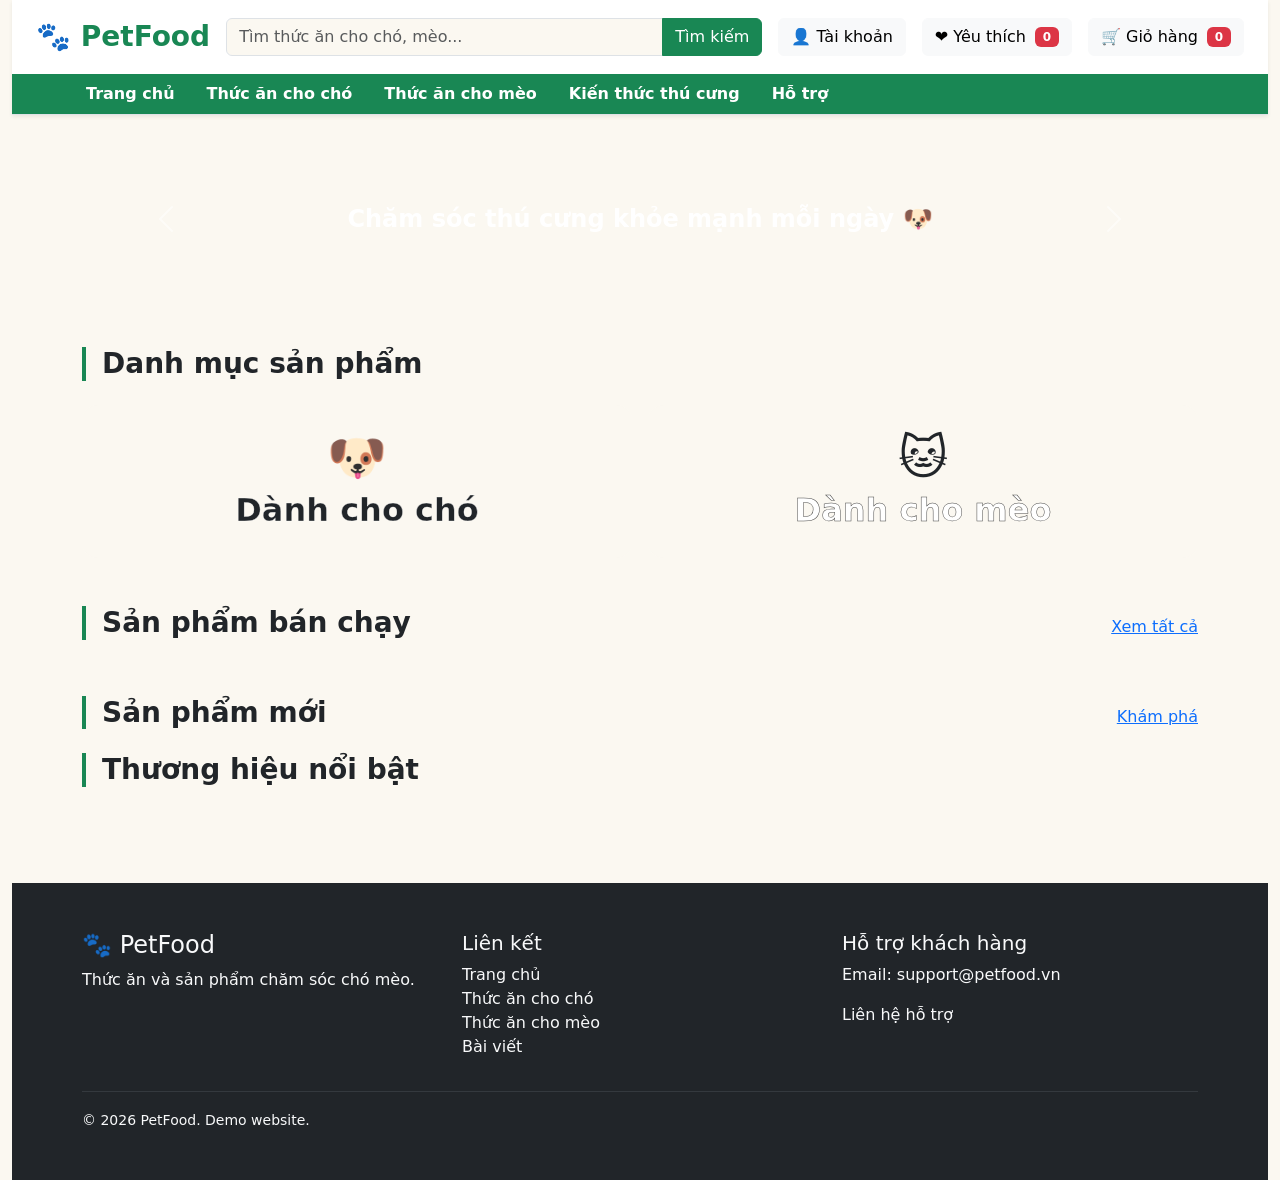
<file: index.html>
<!DOCTYPE html>
<html lang="vi">
<head>
    <meta charset="UTF-8">
    <meta http-equiv="refresh" content="0; url=html/index.html">
    <title>PetFood</title>
</head>
<body>
    <p>Đang chuyển đến PetFood...</p>
    <a href="html/index.html">Nếu không tự chuyển, nhấn vào đây</a>
</body>
</html>
</file>
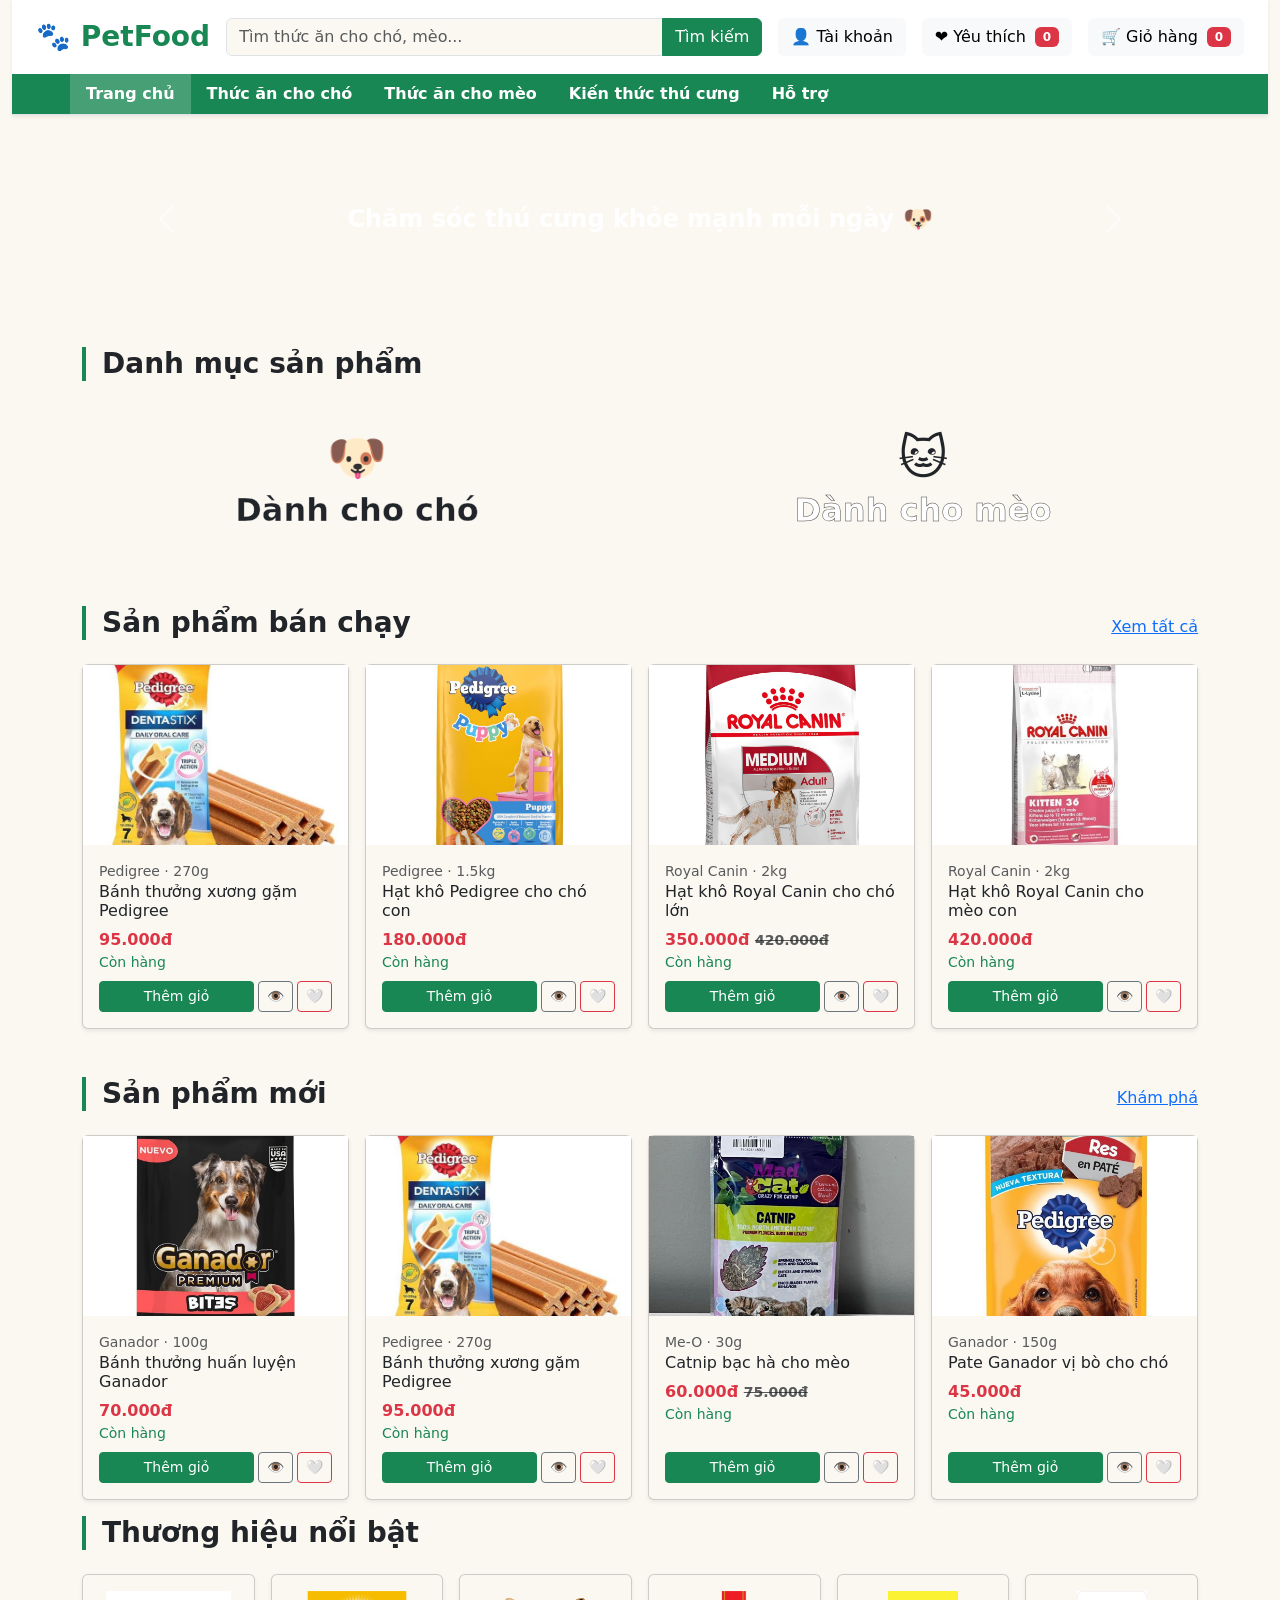
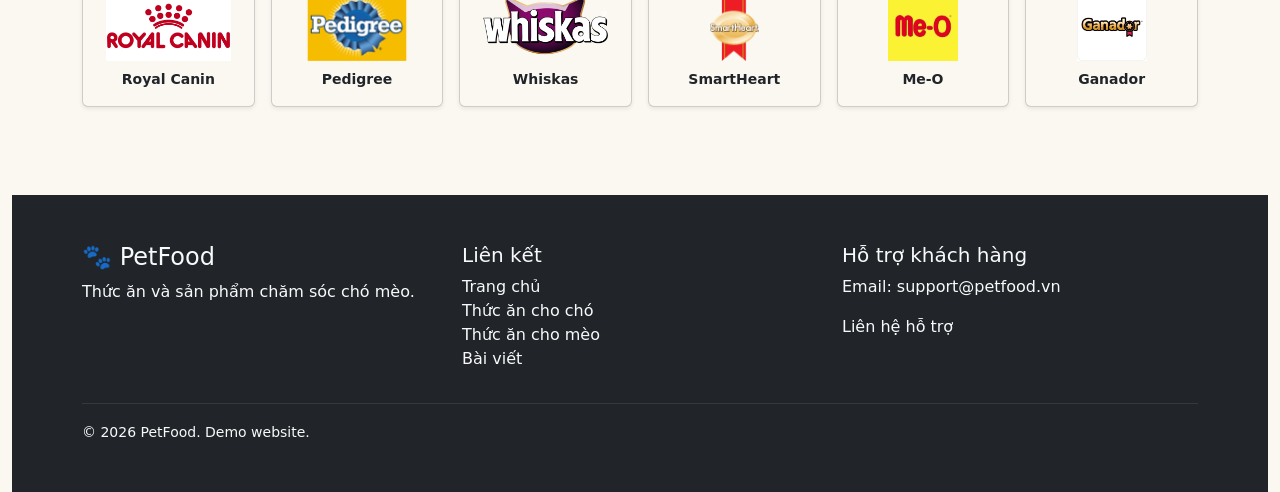
<file: html/index.html>
<!doctype html>
<html lang="vi">
  <head>
    <meta charset="UTF-8" />
    <meta name="viewport" content="width=device-width, initial-scale=1" />
    <meta
      name="Nhom_Khoa_Thu_DHHTTT20A_KSTN"
      content="Web introducing and selling dog and cat online"
    />
    <title>PetFood - Trang chủ</title>
    <link href="../css/bootstrap.min.css" rel="stylesheet" />
    <link href="../css/style.css" rel="stylesheet" />
  </head>
  <body>
    <div class="container-fluid">
      <header id="app-header">
        <div class="bg-white border-bottom shadow-sm sticky-top">
          <div class="container-fluid px-4">
            <div
              class="d-flex align-items-center justify-content-center gap-3 flex-nowrap py-3"
            >
              <a
                href="index.html"
                class="text-decoration-none text-success fw-bold fs-3 flex-shrink-0"
              >
                <span>🐾</span> PetFood
              </a>

              <form id="bieuMauTimKiem" class="input-group flex-grow-1">
                <input
                  id="oTimKiem"
                  class="form-control"
                  placeholder="Tìm thức ăn cho chó, mèo..."
                />
                <button class="btn btn-success" type="submit">Tìm kiếm</button>
              </form>

              <a
                id="nutTaiKhoan"
                href="tai-khoan.html"
                class="btn btn-light flex-shrink-0"
              >
                <span id="tenTaiKhoan">👤 Tài khoản</span>
              </a>

              <a
                class="btn btn-light position-relative flex-shrink-0"
                href="yeu-thich.html"
              >
                ❤️<span class="d-none d-lg-inline"> Yêu thích</span>
                <span id="soLuongYeuThich" class="badge bg-danger ms-1">0</span>
              </a>

              <a
                class="btn btn-light position-relative flex-shrink-0"
                href="gio-hang.html"
              >
                🛒<span class="d-none d-lg-inline"> Giỏ hàng</span>
                <span id="soLuongGioHang" class="badge bg-danger ms-1">0</span>
              </a>
            </div>
          </div>

          <nav
            class="navbar navbar-expand bg-success py-0"
            data-bs-theme="dark"
          >
            <div
              class="container main-nav navbar-nav justify-content-start flex-wrap"
            >
              <a
                class="nav-link text-white fw-semibold px-2 px-lg-3 py-2"
                href="index.html"
                >Trang chủ</a
              >
              <a
                class="nav-link text-white fw-semibold px-2 px-lg-3 py-2"
                href="san-pham.html?type=dog"
                >Thức ăn cho chó</a
              >
              <a
                class="nav-link text-white fw-semibold px-2 px-lg-3 py-2"
                href="san-pham.html?type=cat"
                >Thức ăn cho mèo</a
              >
              <a
                class="nav-link text-white fw-semibold px-2 px-lg-3 py-2"
                href="bai-viet.html"
                >Kiến thức thú cưng</a
              >
              <a
                class="nav-link text-white fw-semibold px-2 px-lg-3 py-2"
                href="ho-tro.html"
                >Hỗ trợ</a
              >
            </div>
          </nav>
        </div>
      </header>

      <main>
        <section id="page-home">
          <div class="container py-4">
            <div
              id="bangTruotTrangChu"
              class="carousel slide mb-5"
              data-bs-ride="carousel"
            >
              <div class="carousel-inner rounded-4">
                <div
                  class="carousel-item active"
                  style="
                    background-image:
                      linear-gradient(to bottom, rgba(57, 34, 86, 0.392)),
                      url(../images/csthucung.jpg);
                    background-size: cover;
                    background-position: center bottom;
                  "
                >
                  <div
                    style="min-height: 160px"
                    class="d-flex align-items-center justify-content-center text-center text-white fs-4 fw-bold px-5 py-5"
                  >
                    Chăm sóc thú cưng khỏe mạnh mỗi ngày 🐶
                  </div>
                </div>
                <div
                  class="carousel-item"
                  style="
                    background-image:
                      linear-gradient(to bottom, rgba(34, 86, 34, 0.392)),
                      url(../images/carosel_dinhduong.png);
                    background-size: cover;
                    background-position: center, 40%;
                  "
                >
                  <div
                    style="min-height: 160px"
                    class="d-flex align-items-center justify-content-center text-center text-white fs-4 fw-bold px-5 py-5"
                  >
                    Dinh dưỡng tốt – Bé vui khỏe 🐱
                  </div>
                </div>
                <div
                  class="carousel-item"
                  style="
                    background-image:
                      linear-gradient(to bottom, rgba(34, 44, 86, 0.392)),
                      url(../images/carosel_uudai.png);
                    background-size: cover;
                    background-position: center;
                  "
                >
                  <div
                    style="min-height: 160px"
                    class="d-flex align-items-center justify-content-center text-center text-white fs-4 fw-bold px-5 py-5"
                  >
                    Ưu đãi hấp dẫn cho người bạn bốn chân
                  </div>
                </div>
              </div>
              <button
                class="carousel-control-prev bg-transparent border-0"
                type="button"
                data-bs-target="#bangTruotTrangChu"
                data-bs-slide="prev"
              >
                <span class="carousel-control-prev-icon"></span>
              </button>

              <button
                class="carousel-control-next bg-transparent border-0"
                type="button"
                data-bs-target="#bangTruotTrangChu"
                data-bs-slide="next"
              >
                <span class="carousel-control-next-icon"></span>
              </button>
            </div>

            <h2
              class="fs-3 fw-bold border-start border-4 border-success ps-3 mb-4"
            >
              Danh mục sản phẩm
            </h2>
            <div class="row g-3 mb-5">
              <div class="col-6">
                <a
                  class="card border-0 text-center py-4 h-100 d-block text-decoration-none text-reset rounded-4 overflow-hidden"
                  href="san-pham.html?type=dog"
                  style="
                    background-image:
                      linear-gradient(to bottom, rgba(252, 250, 250, 0.266)),
                      url(&quot;../images/dmcho.png&quot;);
                    background-size: cover;
                    background-position: center;
                  "
                >
                  <div class="display-5">🐶</div>
                  <div
                    class="fs-2 fw-bold text-body"
                    style="
                      -webkit-text-stroke: 0.5px rgba(255, 255, 255, 0.733);
                    "
                  >
                    Dành cho chó
                  </div>
                </a>
              </div>
              <div class="col-6">
                <a
                  class="card border-0 text-center py-4 h-100 d-block text-decoration-none text-reset rounded-4 overflow-hidden"
                  href="san-pham.html?type=cat"
                  style="
                    background-image:
                      linear-gradient(to bottom, rgba(252, 250, 250, 0.266)),
                      url(&quot;../images/dmmeo.jpg&quot;);
                    background-size: cover;
                    background-position: center;
                  "
                >
                  <div class="display-5">🐱</div>
                  <div
                    class="fs-2 fw-bold text-white"
                    style="-webkit-text-stroke: 0.5px rgba(8, 8, 8, 0.733)"
                  >
                    Dành cho mèo
                  </div>
                </a>
              </div>
            </div>

            <div class="d-flex justify-content-between align-items-center mb-3">
              <h2
                class="fs-3 fw-bold border-start border-4 border-success ps-3"
              >
                Sản phẩm bán chạy
              </h2>
              <a href="san-pham.html?type=dog">Xem tất cả</a>
            </div>
            <div id="trangChuBanChay" class="row g-3 mb-5"></div>

            <div class="d-flex justify-content-between align-items-center mb-3">
              <h2
                class="fs-3 fw-bold border-start border-4 border-success ps-3"
              >
                Sản phẩm mới
              </h2>
              <a href="san-pham.html?type=cat">Khám phá</a>
            </div>
            <div id="trangChuMoi" class="row g-3"></div>
            <h2
              class="fs-3 fw-bold border-start border-4 border-success ps-3 mb-4 mt-3"
            >
              Thương hiệu nổi bật
            </h2>
            <div id="thuongHieuNoiBat" class="row g-3 mb-3"></div>
          </div>
        </section>
      </main>
      <footer id="app-footer">
        <div class="bg-dark text-light mt-5 py-5">
          <div class="container">
            <div class="row g-4">
              <div class="col-md-4">
                <h4>🐾 PetFood</h4>
                <p>Thức ăn và sản phẩm chăm sóc chó mèo.</p>
              </div>
              <div class="col-md-4">
                <h5>Liên kết</h5>
                <ul class="list-unstyled">
                  <li>
                    <a
                      class="link-light link-underline-opacity-0 link-underline-opacity-100-hover"
                      href="index.html"
                      >Trang chủ</a
                    >
                  </li>
                  <li>
                    <a
                      class="link-light link-underline-opacity-0 link-underline-opacity-100-hover"
                      href="san-pham.html?type=dog"
                      >Thức ăn cho chó</a
                    >
                  </li>
                  <li>
                    <a
                      class="link-light link-underline-opacity-0 link-underline-opacity-100-hover"
                      href="san-pham.html?type=cat"
                      >Thức ăn cho mèo</a
                    >
                  </li>
                  <li>
                    <a
                      class="link-light link-underline-opacity-0 link-underline-opacity-100-hover"
                      href="bai-viet.html"
                      >Bài viết</a
                    >
                  </li>
                </ul>
              </div>
              <div class="col-md-4">
                <h5>Hỗ trợ khách hàng</h5>
                <p>Email: support@petfood.vn</p>
                <a
                  class="link-light link-underline-opacity-0 link-underline-opacity-100-hover"
                  href="ho-tro.html"
                  >Liên hệ hỗ trợ</a
                >
              </div>
            </div>
            <hr class="border-secondary" />
            <small>© 2026 PetFood. Demo website.</small>
          </div>
        </div>
      </footer>

      <div id="app-modals">
        <div class="modal fade" id="modalDangNhap" tabindex="-1">
          <div class="modal-dialog modal-dialog-centered">
            <div class="modal-content">
              <div class="modal-header">
                <h5 class="modal-title">Tài khoản PetFood</h5>
                <button class="btn-close" data-bs-dismiss="modal"></button>
              </div>
              <div class="modal-body" id="thanModalDangNhap"></div>
            </div>
          </div>
        </div>
        <div class="modal fade" id="modalXemNhanh" tabindex="-1">
          <div class="modal-dialog modal-lg modal-dialog-centered">
            <div class="modal-content">
              <div class="modal-header">
                <h5 class="modal-title">Xem nhanh sản phẩm</h5>
                <button class="btn-close" data-bs-dismiss="modal"></button>
              </div>
              <div class="modal-body" id="thanXemNhanh"></div>
            </div>
          </div>
        </div>
        <div class="modal fade" id="modalXoa" tabindex="-1">
          <div class="modal-dialog modal-dialog-centered">
            <div class="modal-content">
              <div class="modal-header">
                <h5 class="modal-title">Xác nhận xóa</h5>
                <button class="btn-close" data-bs-dismiss="modal"></button>
              </div>
              <div class="modal-body" id="noiDungXoa"></div>
              <div class="modal-footer">
                <button class="btn btn-secondary" data-bs-dismiss="modal">
                  Hủy</button
                ><button id="nutXacNhanXoa" class="btn btn-danger">Xóa</button>
              </div>
            </div>
          </div>
        </div>
        <div class="modal fade" id="modalYeuThich" tabindex="-1">
          <div class="modal-dialog modal-dialog-centered">
            <div class="modal-content">
              <div class="modal-header">
                <h5 class="modal-title">Đã thêm yêu thích</h5>
                <button class="btn-close" data-bs-dismiss="modal"></button>
              </div>
              <div class="modal-body" id="anhYeuThich"></div>
              <div class="modal-footer">
                <button class="btn btn-secondary" data-bs-dismiss="modal">
                  Tiếp tục</button
                ><button id="nutXemYeuThich" class="btn btn-success">
                  Xem danh sách yêu thích
                </button>
              </div>
            </div>
          </div>
        </div>
        <div class="modal fade" id="modalHoSo" tabindex="-1">
          <div class="modal-dialog modal-dialog-centered">
            <div class="modal-content">
              <div class="modal-header">
                <h5 class="modal-title">Chỉnh sửa hồ sơ</h5>
                <button class="btn-close" data-bs-dismiss="modal"></button>
              </div>
              <div class="modal-body">
                <form id="bieuMauHoSo" class="needs-validation" novalidate>
                  <label class="form-label">Họ tên</label
                  ><input
                    id="suaHoTen"
                    class="form-control mb-2"
                    required
                  /><label class="form-label">Số điện thoại</label
                  ><input
                    id="suaSdt"
                    class="form-control mb-2"
                    pattern="0[0-9]{9}"
                  /><label class="form-label">Địa chỉ</label
                  ><textarea id="suaDiaChi" class="form-control mb-3"></textarea
                  ><button class="btn btn-success" type="submit">
                    Lưu thay đổi
                  </button>
                </form>
              </div>
            </div>
          </div>
        </div>
        <div class="modal fade" id="modalHuyDon" tabindex="-1">
          <div class="modal-dialog modal-dialog-centered">
            <div class="modal-content">
              <div class="modal-header">
                <h5 class="modal-title">Hủy đơn hàng</h5>
                <button class="btn-close" data-bs-dismiss="modal"></button>
              </div>
              <div class="modal-body">
                Bạn có chắc muốn hủy đơn <strong id="maDonHuy"></strong>?
              </div>
              <div class="modal-footer">
                <button class="btn btn-secondary" data-bs-dismiss="modal">
                  Không</button
                ><button id="nutXacNhanHuy" class="btn btn-danger">
                  Xác nhận hủy
                </button>
              </div>
            </div>
          </div>
        </div>
      </div>

      <div class="toast-container position-fixed bottom-0 end-0 p-3">
        <div
          id="thongBao"
          class="toast align-items-center text-bg-success border-0"
          role="alert"
        >
          <div class="d-flex">
            <div class="toast-body" id="thanThongBao"></div>
            <button
              class="btn-close btn-close-white me-2 m-auto"
              data-bs-dismiss="toast"
            ></button>
          </div>
        </div>
      </div>
    </div>

    <script src="../js/jquery-3.6.0.min.js"></script>
    <script src="../js/bootstrap.bundle.min.js"></script>
    <script src="../js/app.js"></script>
    <script src="../js/home.js"></script>
  </body>
</html>
</file>
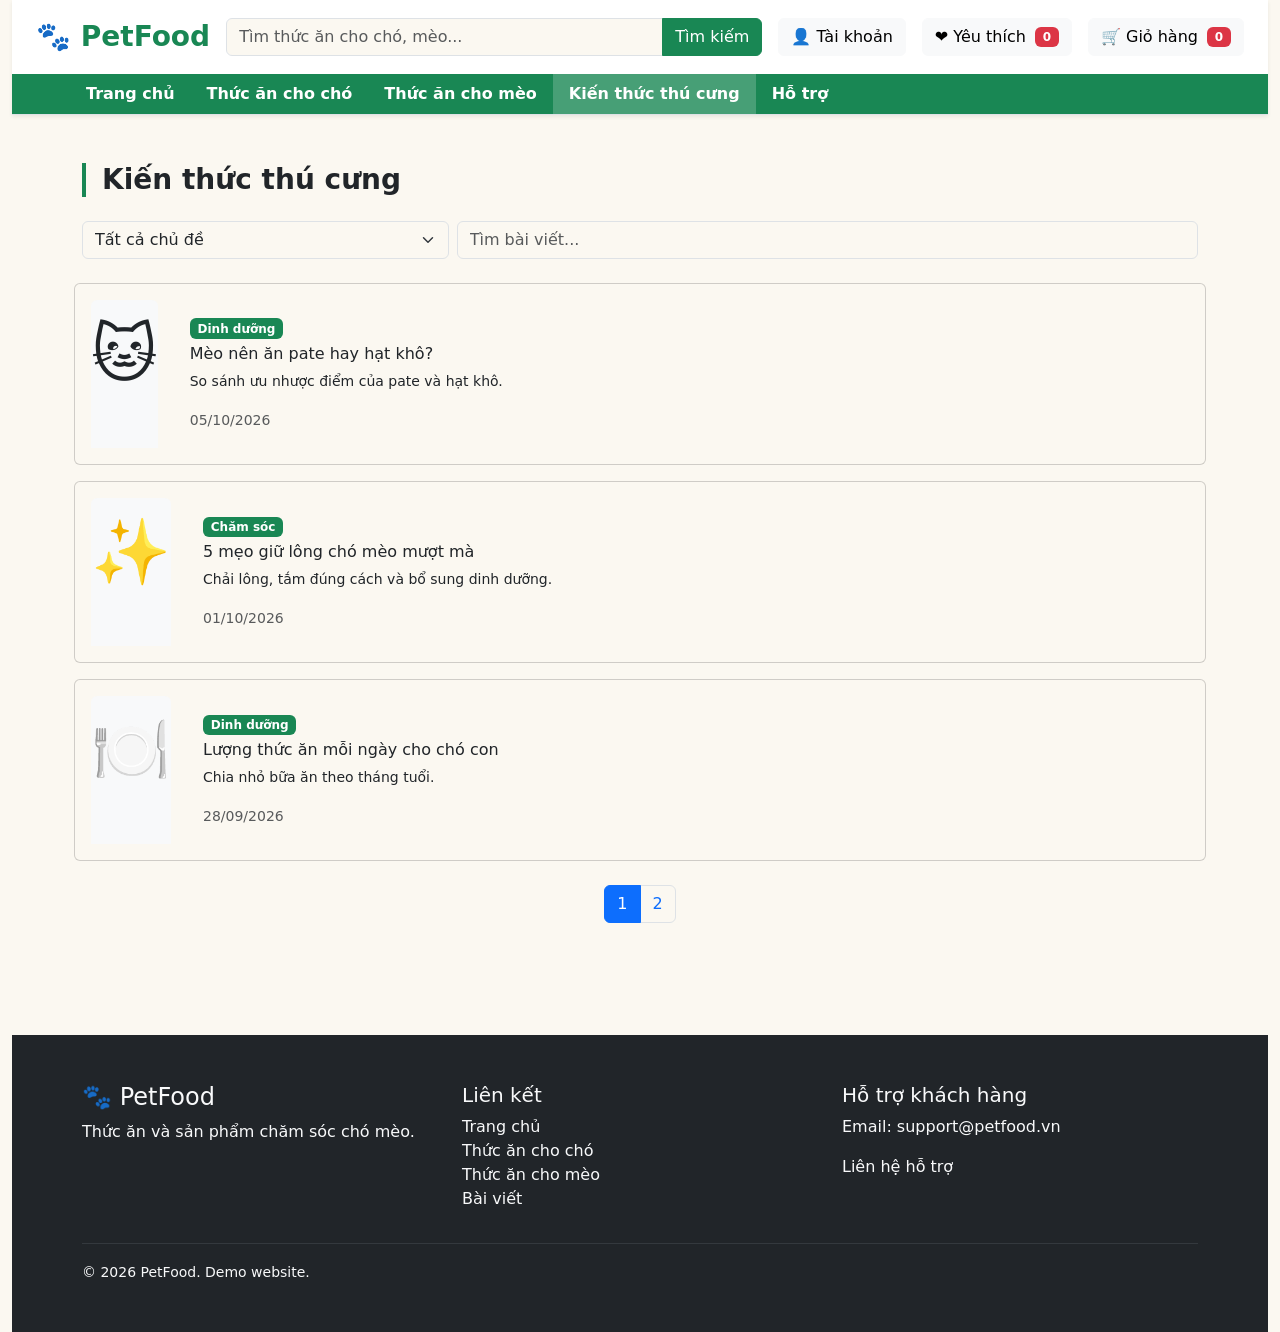
<file: html/bai-viet.html>
<!doctype html>
<html lang="vi">
  <head>
    <meta charset="UTF-8" />
    <meta name="viewport" content="width=device-width, initial-scale=1" />
    <meta
      name="Nhom_Khoa_Thu_DHHTTT20A_KSTN"
      content="Web introducing and selling dog and cat online"
    />
    <title>PetFood - Kiến thức thú cưng</title>
    <link href="../css/bootstrap.min.css" rel="stylesheet" />
    <link href="../css/style.css" rel="stylesheet" />
  </head>
  <body>
    <div class="container-fluid">
      <header id="app-header">
        <div class="bg-white border-bottom shadow-sm sticky-top">
          <div class="container-fluid px-4">
            <div
              class="d-flex align-items-center justify-content-center gap-3 flex-nowrap py-3"
            >
              <a
                href="index.html"
                class="text-decoration-none text-success fw-bold fs-3 flex-shrink-0"
              >
                <span>🐾</span> PetFood
              </a>

              <form id="bieuMauTimKiem" class="input-group flex-grow-1">
                <input
                  id="oTimKiem"
                  class="form-control"
                  placeholder="Tìm thức ăn cho chó, mèo..."
                />
                <button class="btn btn-success" type="submit">Tìm kiếm</button>
              </form>

              <a
                id="nutTaiKhoan"
                href="tai-khoan.html"
                class="btn btn-light flex-shrink-0"
              >
                <span id="tenTaiKhoan">👤 Tài khoản</span>
              </a>

              <a
                class="btn btn-light position-relative flex-shrink-0"
                href="yeu-thich.html"
              >
                ❤️<span class="d-none d-lg-inline"> Yêu thích</span>
                <span id="soLuongYeuThich" class="badge bg-danger ms-1">0</span>
              </a>

              <a
                class="btn btn-light position-relative flex-shrink-0"
                href="gio-hang.html"
              >
                🛒<span class="d-none d-lg-inline"> Giỏ hàng</span>
                <span id="soLuongGioHang" class="badge bg-danger ms-1">0</span>
              </a>
            </div>
          </div>

          <nav
            class="navbar navbar-expand bg-success py-0"
            data-bs-theme="dark"
          >
            <div
              class="container main-nav navbar-nav justify-content-start flex-wrap"
            >
              <a
                class="nav-link text-white fw-semibold px-2 px-lg-3 py-2"
                href="index.html"
                >Trang chủ</a
              >
              <a
                class="nav-link text-white fw-semibold px-2 px-lg-3 py-2"
                href="san-pham.html?type=dog"
                >Thức ăn cho chó</a
              >
              <a
                class="nav-link text-white fw-semibold px-2 px-lg-3 py-2"
                href="san-pham.html?type=cat"
                >Thức ăn cho mèo</a
              >
              <a
                class="nav-link text-white fw-semibold px-2 px-lg-3 py-2"
                href="bai-viet.html"
                >Kiến thức thú cưng</a
              >
              <a
                class="nav-link text-white fw-semibold px-2 px-lg-3 py-2"
                href="ho-tro.html"
                >Hỗ trợ</a
              >
            </div>
          </nav>
        </div>
      </header>

      <main>
        <section id="page-articles">
          <div class="container py-5">
            <h2
              class="fs-3 fw-bold border-start border-4 border-success ps-3 mb-4"
            >
              Kiến thức thú cưng
            </h2>
            <div class="row g-2 mb-4">
              <div class="col-md-4">
                <select id="locDanhMucBaiViet" class="form-select">
                  <option value="">Tất cả chủ đề</option>
                  <option>Dinh dưỡng</option>
                  <option>Chăm sóc</option>
                </select>
              </div>
              <div class="col-md-8">
                <input
                  id="timBaiViet"
                  class="form-control"
                  placeholder="Tìm bài viết..."
                />
              </div>
            </div>
            <div id="baiVietNoiBat" class="mb-4"></div>
            <div id="luoiBaiViet" class="row g-3"></div>
            <nav class="mt-4">
              <ul
                id="phanTrangBaiViet"
                class="pagination justify-content-center"
              ></ul>
            </nav>
          </div>
        </section>
      </main>
      <footer id="app-footer">
        <div class="bg-dark text-light mt-5 py-5">
          <div class="container">
            <div class="row g-4">
              <div class="col-md-4">
                <h4>🐾 PetFood</h4>
                <p>Thức ăn và sản phẩm chăm sóc chó mèo.</p>
              </div>
              <div class="col-md-4">
                <h5>Liên kết</h5>
                <ul class="list-unstyled">
                  <li>
                    <a
                      class="link-light link-underline-opacity-0 link-underline-opacity-100-hover"
                      href="index.html"
                      >Trang chủ</a
                    >
                  </li>
                  <li>
                    <a
                      class="link-light link-underline-opacity-0 link-underline-opacity-100-hover"
                      href="san-pham.html?type=dog"
                      >Thức ăn cho chó</a
                    >
                  </li>
                  <li>
                    <a
                      class="link-light link-underline-opacity-0 link-underline-opacity-100-hover"
                      href="san-pham.html?type=cat"
                      >Thức ăn cho mèo</a
                    >
                  </li>
                  <li>
                    <a
                      class="link-light link-underline-opacity-0 link-underline-opacity-100-hover"
                      href="bai-viet.html"
                      >Bài viết</a
                    >
                  </li>
                </ul>
              </div>
              <div class="col-md-4">
                <h5>Hỗ trợ khách hàng</h5>
                <p>Email: support@petfood.vn</p>
                <a
                  class="link-light link-underline-opacity-0 link-underline-opacity-100-hover"
                  href="ho-tro.html"
                  >Liên hệ hỗ trợ</a
                >
              </div>
            </div>
            <hr class="border-secondary" />
            <small>© 2026 PetFood. Demo website.</small>
          </div>
        </div>
      </footer>

      <div id="app-modals">
        <div class="modal fade" id="modalDangNhap" tabindex="-1">
          <div class="modal-dialog modal-dialog-centered">
            <div class="modal-content">
              <div class="modal-header">
                <h5 class="modal-title">Tài khoản PetFood</h5>
                <button class="btn-close" data-bs-dismiss="modal"></button>
              </div>
              <div class="modal-body" id="thanModalDangNhap"></div>
            </div>
          </div>
        </div>
        <div class="modal fade" id="modalXemNhanh" tabindex="-1">
          <div class="modal-dialog modal-lg modal-dialog-centered">
            <div class="modal-content">
              <div class="modal-header">
                <h5 class="modal-title">Xem nhanh sản phẩm</h5>
                <button class="btn-close" data-bs-dismiss="modal"></button>
              </div>
              <div class="modal-body" id="thanXemNhanh"></div>
            </div>
          </div>
        </div>
        <div class="modal fade" id="modalXoa" tabindex="-1">
          <div class="modal-dialog modal-dialog-centered">
            <div class="modal-content">
              <div class="modal-header">
                <h5 class="modal-title">Xác nhận xóa</h5>
                <button class="btn-close" data-bs-dismiss="modal"></button>
              </div>
              <div class="modal-body" id="noiDungXoa"></div>
              <div class="modal-footer">
                <button class="btn btn-secondary" data-bs-dismiss="modal">
                  Hủy</button
                ><button id="nutXacNhanXoa" class="btn btn-danger">Xóa</button>
              </div>
            </div>
          </div>
        </div>
        <div class="modal fade" id="modalYeuThich" tabindex="-1">
          <div class="modal-dialog modal-dialog-centered">
            <div class="modal-content">
              <div class="modal-header">
                <h5 class="modal-title">Đã thêm yêu thích</h5>
                <button class="btn-close" data-bs-dismiss="modal"></button>
              </div>
              <div class="modal-body" id="anhYeuThich"></div>
              <div class="modal-footer">
                <button class="btn btn-secondary" data-bs-dismiss="modal">
                  Tiếp tục</button
                ><button id="nutXemYeuThich" class="btn btn-success">
                  Xem danh sách yêu thích
                </button>
              </div>
            </div>
          </div>
        </div>
        <div class="modal fade" id="modalHoSo" tabindex="-1">
          <div class="modal-dialog modal-dialog-centered">
            <div class="modal-content">
              <div class="modal-header">
                <h5 class="modal-title">Chỉnh sửa hồ sơ</h5>
                <button class="btn-close" data-bs-dismiss="modal"></button>
              </div>
              <div class="modal-body">
                <form id="bieuMauHoSo" class="needs-validation" novalidate>
                  <label class="form-label">Họ tên</label
                  ><input
                    id="suaHoTen"
                    class="form-control mb-2"
                    required
                  /><label class="form-label">Số điện thoại</label
                  ><input
                    id="suaSdt"
                    class="form-control mb-2"
                    pattern="0[0-9]{9}"
                  /><label class="form-label">Địa chỉ</label
                  ><textarea id="suaDiaChi" class="form-control mb-3"></textarea
                  ><button class="btn btn-success" type="submit">
                    Lưu thay đổi
                  </button>
                </form>
              </div>
            </div>
          </div>
        </div>
        <div class="modal fade" id="modalHuyDon" tabindex="-1">
          <div class="modal-dialog modal-dialog-centered">
            <div class="modal-content">
              <div class="modal-header">
                <h5 class="modal-title">Hủy đơn hàng</h5>
                <button class="btn-close" data-bs-dismiss="modal"></button>
              </div>
              <div class="modal-body">
                Bạn có chắc muốn hủy đơn <strong id="maDonHuy"></strong>?
              </div>
              <div class="modal-footer">
                <button class="btn btn-secondary" data-bs-dismiss="modal">
                  Không</button
                ><button id="nutXacNhanHuy" class="btn btn-danger">
                  Xác nhận hủy
                </button>
              </div>
            </div>
          </div>
        </div>
      </div>

      <div class="toast-container position-fixed bottom-0 end-0 p-3">
        <div
          id="thongBao"
          class="toast align-items-center text-bg-success border-0"
          role="alert"
        >
          <div class="d-flex">
            <div class="toast-body" id="thanThongBao"></div>
            <button
              class="btn-close btn-close-white me-2 m-auto"
              data-bs-dismiss="toast"
            ></button>
          </div>
        </div>
      </div>
    </div>

    <script src="../js/jquery-3.6.0.min.js"></script>
    <script src="../js/bootstrap.bundle.min.js"></script>
    <script src="../js/app.js"></script>
    <script src="../js/articles.js"></script>
  </body>
</html>
</file>
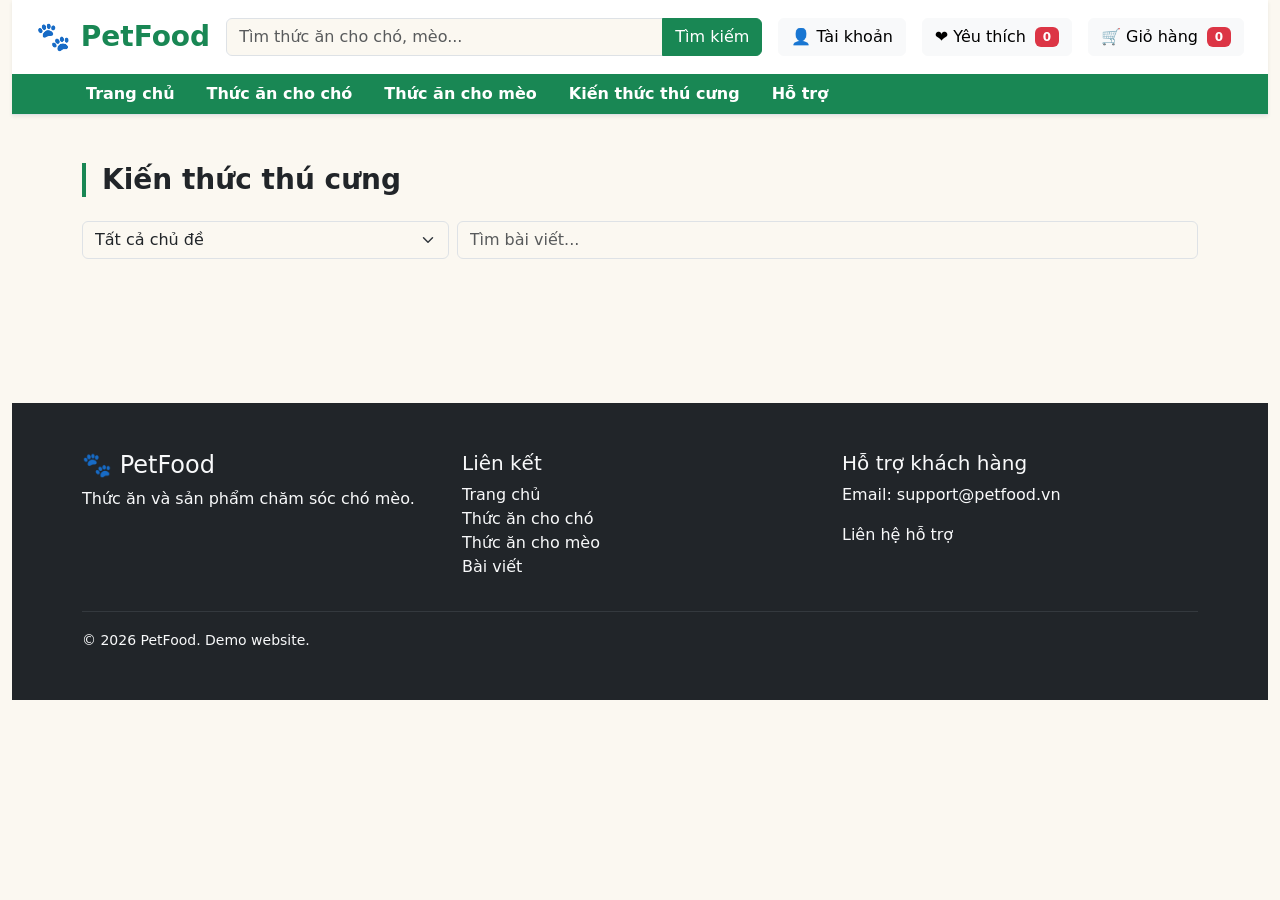
<file: html/chi-tiet-bai-viet.html>
<!doctype html>
<html lang="vi">
  <head>
    <meta charset="UTF-8" />
    <meta name="viewport" content="width=device-width, initial-scale=1" />
    <meta
      name="Nhom_Khoa_Thu_DHHTTT20A_KSTN"
      content="Web introducing and selling dog and cat online"
    />
    <title>PetFood - chi tiết kiến thức</title>
    <link href="../css/bootstrap.min.css" rel="stylesheet" />
    <link href="../css/style.css" rel="stylesheet" />
  </head>
  <body>
    <div class="container-fluid">
      <header id="app-header">
        <div class="bg-white border-bottom shadow-sm sticky-top">
          <div class="container-fluid px-4">
            <div
              class="d-flex align-items-center justify-content-center gap-3 flex-nowrap py-3"
            >
              <a
                href="index.html"
                class="text-decoration-none text-success fw-bold fs-3 flex-shrink-0"
              >
                <span>🐾</span> PetFood
              </a>

              <form id="bieuMauTimKiem" class="input-group flex-grow-1">
                <input
                  id="oTimKiem"
                  class="form-control"
                  placeholder="Tìm thức ăn cho chó, mèo..."
                />
                <button class="btn btn-success" type="submit">Tìm kiếm</button>
              </form>

              <a
                id="nutTaiKhoan"
                href="tai-khoan.html"
                class="btn btn-light flex-shrink-0"
              >
                <span id="tenTaiKhoan">👤 Tài khoản</span>
              </a>

              <a
                class="btn btn-light position-relative flex-shrink-0"
                href="yeu-thich.html"
              >
                ❤️<span class="d-none d-lg-inline"> Yêu thích</span>
                <span id="soLuongYeuThich" class="badge bg-danger ms-1">0</span>
              </a>

              <a
                class="btn btn-light position-relative flex-shrink-0"
                href="gio-hang.html"
              >
                🛒<span class="d-none d-lg-inline"> Giỏ hàng</span>
                <span id="soLuongGioHang" class="badge bg-danger ms-1">0</span>
              </a>
            </div>
          </div>

          <nav
            class="navbar navbar-expand bg-success py-0"
            data-bs-theme="dark"
          >
            <div
              class="container main-nav navbar-nav justify-content-start flex-wrap"
            >
              <a
                class="nav-link text-white fw-semibold px-2 px-lg-3 py-2"
                href="index.html"
                >Trang chủ</a
              >
              <a
                class="nav-link text-white fw-semibold px-2 px-lg-3 py-2"
                href="san-pham.html?type=dog"
                >Thức ăn cho chó</a
              >
              <a
                class="nav-link text-white fw-semibold px-2 px-lg-3 py-2"
                href="san-pham.html?type=cat"
                >Thức ăn cho mèo</a
              >
              <a
                class="nav-link text-white fw-semibold px-2 px-lg-3 py-2"
                href="bai-viet.html"
                >Kiến thức thú cưng</a
              >
              <a
                class="nav-link text-white fw-semibold px-2 px-lg-3 py-2"
                href="ho-tro.html"
                >Hỗ trợ</a
              >
            </div>
          </nav>
        </div>
      </header>

      <main>
        <section id="page-article">
          <div class="container py-5">
            <nav>
              <ol class="breadcrumb" id="duongDanBaiViet">
                <li class="breadcrumb-item">
                  <a href="bai-viet.html">Bài viết</a>
                </li>
              </ol>
            </nav>
            <article
              id="khungBaiViet"
              class="mx-auto"
              style="max-width: 850px"
            ></article>
            <div id="baiVietLienQuan" class="row g-3 mt-4"></div>
          </div>
        </section>
      </main>
      <footer id="app-footer">
        <div class="bg-dark text-light mt-5 py-5">
          <div class="container">
            <div class="row g-4">
              <div class="col-md-4">
                <h4>🐾 PetFood</h4>
                <p>Thức ăn và sản phẩm chăm sóc chó mèo.</p>
              </div>
              <div class="col-md-4">
                <h5>Liên kết</h5>
                <ul class="list-unstyled">
                  <li>
                    <a
                      class="link-light link-underline-opacity-0 link-underline-opacity-100-hover"
                      href="index.html"
                      >Trang chủ</a
                    >
                  </li>
                  <li>
                    <a
                      class="link-light link-underline-opacity-0 link-underline-opacity-100-hover"
                      href="san-pham.html?type=dog"
                      >Thức ăn cho chó</a
                    >
                  </li>
                  <li>
                    <a
                      class="link-light link-underline-opacity-0 link-underline-opacity-100-hover"
                      href="san-pham.html?type=cat"
                      >Thức ăn cho mèo</a
                    >
                  </li>
                  <li>
                    <a
                      class="link-light link-underline-opacity-0 link-underline-opacity-100-hover"
                      href="bai-viet.html"
                      >Bài viết</a
                    >
                  </li>
                </ul>
              </div>
              <div class="col-md-4">
                <h5>Hỗ trợ khách hàng</h5>
                <p>Email: support@petfood.vn</p>
                <a
                  class="link-light link-underline-opacity-0 link-underline-opacity-100-hover"
                  href="ho-tro.html"
                  >Liên hệ hỗ trợ</a
                >
              </div>
            </div>
            <hr class="border-secondary" />
            <small>© 2026 PetFood. Demo website.</small>
          </div>
        </div>
      </footer>

      <div id="app-modals">
        <div class="modal fade" id="modalDangNhap" tabindex="-1">
          <div class="modal-dialog modal-dialog-centered">
            <div class="modal-content">
              <div class="modal-header">
                <h5 class="modal-title">Tài khoản PetFood</h5>
                <button class="btn-close" data-bs-dismiss="modal"></button>
              </div>
              <div class="modal-body" id="thanModalDangNhap"></div>
            </div>
          </div>
        </div>
        <div class="modal fade" id="modalXemNhanh" tabindex="-1">
          <div class="modal-dialog modal-lg modal-dialog-centered">
            <div class="modal-content">
              <div class="modal-header">
                <h5 class="modal-title">Xem nhanh sản phẩm</h5>
                <button class="btn-close" data-bs-dismiss="modal"></button>
              </div>
              <div class="modal-body" id="thanXemNhanh"></div>
            </div>
          </div>
        </div>
        <div class="modal fade" id="modalXoa" tabindex="-1">
          <div class="modal-dialog modal-dialog-centered">
            <div class="modal-content">
              <div class="modal-header">
                <h5 class="modal-title">Xác nhận xóa</h5>
                <button class="btn-close" data-bs-dismiss="modal"></button>
              </div>
              <div class="modal-body" id="noiDungXoa"></div>
              <div class="modal-footer">
                <button class="btn btn-secondary" data-bs-dismiss="modal">
                  Hủy</button
                ><button id="nutXacNhanXoa" class="btn btn-danger">Xóa</button>
              </div>
            </div>
          </div>
        </div>
        <div class="modal fade" id="modalYeuThich" tabindex="-1">
          <div class="modal-dialog modal-dialog-centered">
            <div class="modal-content">
              <div class="modal-header">
                <h5 class="modal-title">Đã thêm yêu thích</h5>
                <button class="btn-close" data-bs-dismiss="modal"></button>
              </div>
              <div class="modal-body" id="anhYeuThich"></div>
              <div class="modal-footer">
                <button class="btn btn-secondary" data-bs-dismiss="modal">
                  Tiếp tục</button
                ><button id="nutXemYeuThich" class="btn btn-success">
                  Xem danh sách yêu thích
                </button>
              </div>
            </div>
          </div>
        </div>
        <div class="modal fade" id="modalHoSo" tabindex="-1">
          <div class="modal-dialog modal-dialog-centered">
            <div class="modal-content">
              <div class="modal-header">
                <h5 class="modal-title">Chỉnh sửa hồ sơ</h5>
                <button class="btn-close" data-bs-dismiss="modal"></button>
              </div>
              <div class="modal-body">
                <form id="bieuMauHoSo" class="needs-validation" novalidate>
                  <label class="form-label">Họ tên</label
                  ><input
                    id="suaHoTen"
                    class="form-control mb-2"
                    required
                  /><label class="form-label">Số điện thoại</label
                  ><input
                    id="suaSdt"
                    class="form-control mb-2"
                    pattern="0[0-9]{9}"
                  /><label class="form-label">Địa chỉ</label
                  ><textarea id="suaDiaChi" class="form-control mb-3"></textarea
                  ><button class="btn btn-success" type="submit">
                    Lưu thay đổi
                  </button>
                </form>
              </div>
            </div>
          </div>
        </div>
        <div class="modal fade" id="modalHuyDon" tabindex="-1">
          <div class="modal-dialog modal-dialog-centered">
            <div class="modal-content">
              <div class="modal-header">
                <h5 class="modal-title">Hủy đơn hàng</h5>
                <button class="btn-close" data-bs-dismiss="modal"></button>
              </div>
              <div class="modal-body">
                Bạn có chắc muốn hủy đơn <strong id="maDonHuy"></strong>?
              </div>
              <div class="modal-footer">
                <button class="btn btn-secondary" data-bs-dismiss="modal">
                  Không</button
                ><button id="nutXacNhanHuy" class="btn btn-danger">
                  Xác nhận hủy
                </button>
              </div>
            </div>
          </div>
        </div>
      </div>

      <div class="toast-container position-fixed bottom-0 end-0 p-3">
        <div
          id="thongBao"
          class="toast align-items-center text-bg-success border-0"
          role="alert"
        >
          <div class="d-flex">
            <div class="toast-body" id="thanThongBao"></div>
            <button
              class="btn-close btn-close-white me-2 m-auto"
              data-bs-dismiss="toast"
            ></button>
          </div>
        </div>
      </div>
    </div>

    <script src="../js/jquery-3.6.0.min.js"></script>
    <script src="../js/bootstrap.bundle.min.js"></script>
    <script src="../js/app.js"></script>
    <script src="../js/articles.js"></script>
  </body>
</html>
</file>
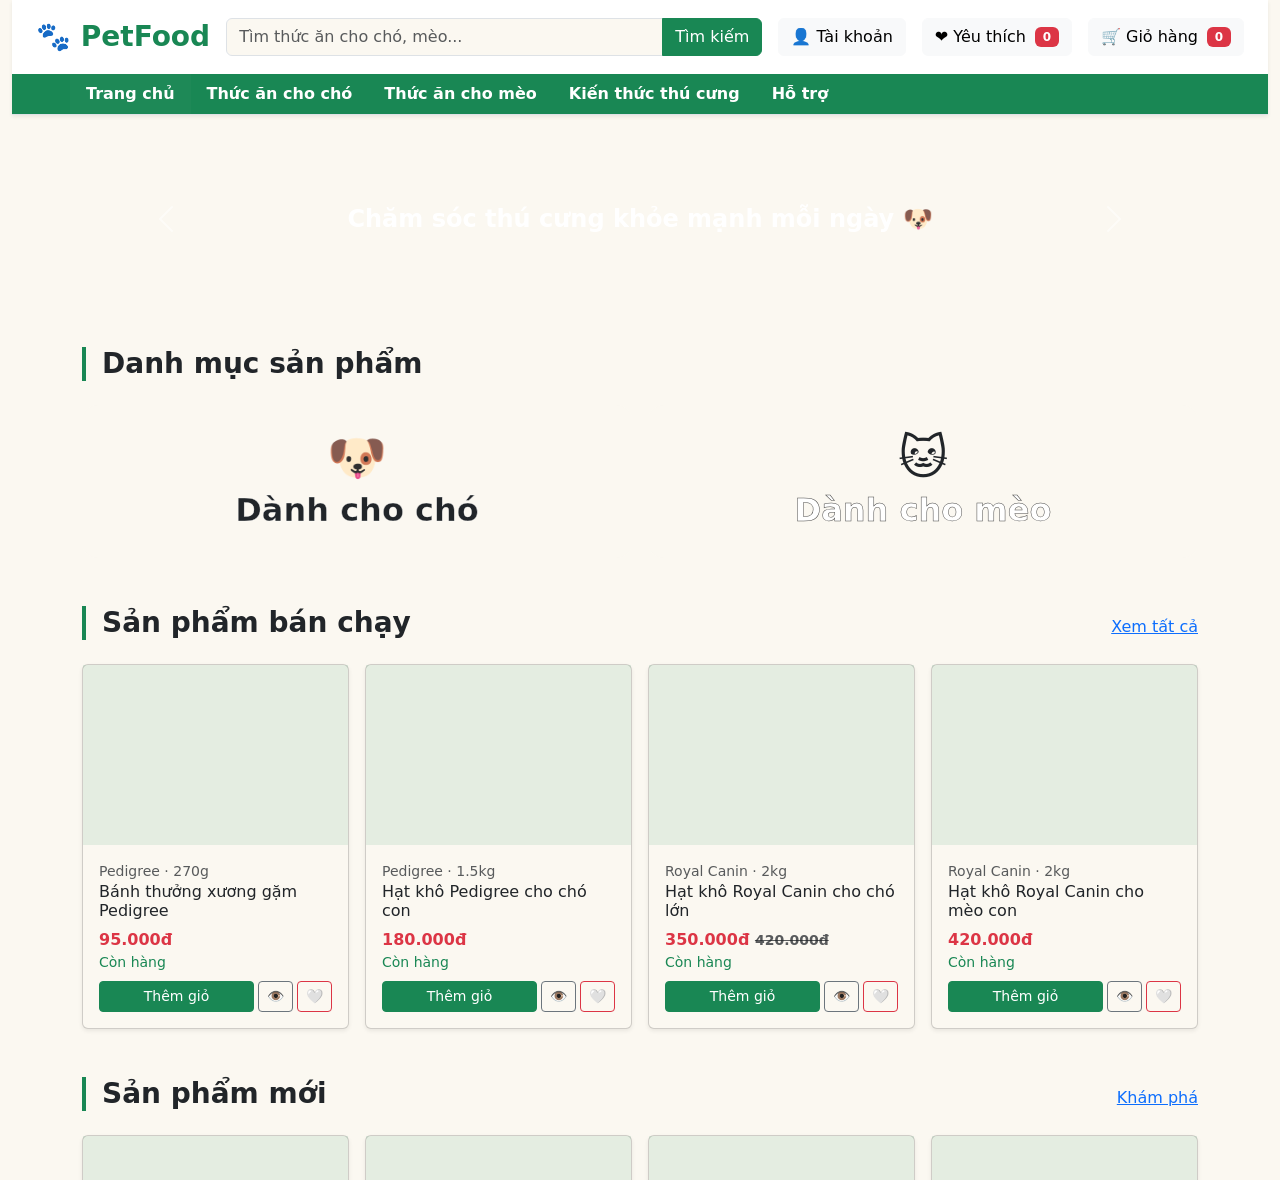
<file: html/chi-tiet-san-pham.html>
<!doctype html>
<html lang="vi">
  <head>
    <meta charset="UTF-8" />
    <meta name="viewport" content="width=device-width, initial-scale=1" />
    <meta
      name="Nhom_Khoa_Thu_DHHTTT20A_KSTN"
      content="Web introducing and selling dog and cat online"
    />
    <title>PetFood - Chi tiết sản phẩm</title>
    <link href="../css/bootstrap.min.css" rel="stylesheet" />
    <link href="../css/style.css" rel="stylesheet" />
  </head>
  <body>
    <div class="container-fluid">
      <header id="app-header">
        <div class="bg-white border-bottom shadow-sm sticky-top">
          <div class="container-fluid px-4">
            <div
              class="d-flex align-items-center justify-content-center gap-3 flex-nowrap py-3"
            >
              <a
                href="index.html"
                class="text-decoration-none text-success fw-bold fs-3 flex-shrink-0"
              >
                <span>🐾</span> PetFood
              </a>

              <form id="bieuMauTimKiem" class="input-group flex-grow-1">
                <input
                  id="oTimKiem"
                  class="form-control"
                  placeholder="Tìm thức ăn cho chó, mèo..."
                />
                <button class="btn btn-success" type="submit">Tìm kiếm</button>
              </form>

              <a
                id="nutTaiKhoan"
                href="tai-khoan.html"
                class="btn btn-light flex-shrink-0"
              >
                <span id="tenTaiKhoan">👤 Tài khoản</span>
              </a>

              <a
                class="btn btn-light position-relative flex-shrink-0"
                href="yeu-thich.html"
              >
                ❤️<span class="d-none d-lg-inline"> Yêu thích</span>
                <span id="soLuongYeuThich" class="badge bg-danger ms-1">0</span>
              </a>

              <a
                class="btn btn-light position-relative flex-shrink-0"
                href="gio-hang.html"
              >
                🛒<span class="d-none d-lg-inline"> Giỏ hàng</span>
                <span id="soLuongGioHang" class="badge bg-danger ms-1">0</span>
              </a>
            </div>
          </div>

          <nav
            class="navbar navbar-expand bg-success py-0"
            data-bs-theme="dark"
          >
            <div
              class="container main-nav navbar-nav justify-content-start flex-wrap"
            >
              <a
                class="nav-link text-white fw-semibold px-2 px-lg-3 py-2"
                href="index.html"
                >Trang chủ</a
              >
              <a
                class="nav-link text-white fw-semibold px-2 px-lg-3 py-2"
                href="san-pham.html?type=dog"
                >Thức ăn cho chó</a
              >
              <a
                class="nav-link text-white fw-semibold px-2 px-lg-3 py-2"
                href="san-pham.html?type=cat"
                >Thức ăn cho mèo</a
              >
              <a
                class="nav-link text-white fw-semibold px-2 px-lg-3 py-2"
                href="bai-viet.html"
                >Kiến thức thú cưng</a
              >
              <a
                class="nav-link text-white fw-semibold px-2 px-lg-3 py-2"
                href="ho-tro.html"
                >Hỗ trợ</a
              >
            </div>
          </nav>
        </div>
      </header>

      <main>
        <section id="page-detail">
          <div class="container py-4">
            <nav aria-label="breadcrumb">
              <ol class="breadcrumb" id="duongDanChiTiet"></ol>
            </nav>
            <div id="khungChiTiet"></div>
          </div>
        </section>

        <section id="page-reviews">
          <div class="container pb-5">
            <h2
              class="fs-3 fw-bold border-start border-4 border-success ps-3 mb-4"
            >
              Đánh giá sản phẩm
            </h2>
            <div class="row g-4">
              <div class="col-md-4">
                <div class="card card-body shadow-sm text-center">
                  <div
                    id="diemTrungBinh"
                    class="display-4 fw-bold text-warning"
                  >
                    0
                  </div>
                  <div id="saoTrungBinh" class="text-warning fs-5"></div>
                  <div class="text-muted mb-3">
                    <span id="soDanhGia">0</span> đánh giá
                  </div>
                  <div id="phanBoSao" class="text-start"></div>
                </div>
              </div>
              <div class="col-md-8">
                <form
                  id="bieuMauDanhGia"
                  class="card card-body shadow-sm mb-3"
                  novalidate
                >
                  <h3 class="fs-6 fw-bold mb-2">Viết đánh giá của bạn</h3>
                  <div class="btn-group mb-3" role="group" aria-label="Số sao">
                    <input
                      type="radio"
                      class="btn-check"
                      name="saoDanhGia"
                      id="sao5"
                      value="5"
                      checked
                    />
                    <label class="btn btn-outline-warning" for="sao5"
                      >5 ★</label
                    >
                    <input
                      type="radio"
                      class="btn-check"
                      name="saoDanhGia"
                      id="sao4"
                      value="4"
                    />
                    <label class="btn btn-outline-warning" for="sao4"
                      >4 ★</label
                    >
                    <input
                      type="radio"
                      class="btn-check"
                      name="saoDanhGia"
                      id="sao3"
                      value="3"
                    />
                    <label class="btn btn-outline-warning" for="sao3"
                      >3 ★</label
                    >
                    <input
                      type="radio"
                      class="btn-check"
                      name="saoDanhGia"
                      id="sao2"
                      value="2"
                    />
                    <label class="btn btn-outline-warning" for="sao2"
                      >2 ★</label
                    >
                    <input
                      type="radio"
                      class="btn-check"
                      name="saoDanhGia"
                      id="sao1"
                      value="1"
                    />
                    <label class="btn btn-outline-warning" for="sao1"
                      >1 ★</label
                    >
                  </div>
                  <textarea
                    id="noiDungDanhGia"
                    class="form-control mb-3"
                    rows="3"
                    maxlength="500"
                    placeholder="Chia sẻ trải nghiệm của bạn về sản phẩm..."
                  ></textarea>
                  <div>
                    <button type="submit" class="btn btn-success">
                      Gửi đánh giá
                    </button>
                  </div>
                </form>
                <div id="dsDanhGia"></div>
              </div>
            </div>
          </div>
        </section>
      </main>
      <footer id="app-footer">
        <div class="bg-dark text-light mt-5 py-5">
          <div class="container">
            <div class="row g-4">
              <div class="col-md-4">
                <h4>🐾 PetFood</h4>
                <p>Thức ăn và sản phẩm chăm sóc chó mèo.</p>
              </div>
              <div class="col-md-4">
                <h5>Liên kết</h5>
                <ul class="list-unstyled">
                  <li>
                    <a
                      class="link-light link-underline-opacity-0 link-underline-opacity-100-hover"
                      href="index.html"
                      >Trang chủ</a
                    >
                  </li>
                  <li>
                    <a
                      class="link-light link-underline-opacity-0 link-underline-opacity-100-hover"
                      href="san-pham.html?type=dog"
                      >Thức ăn cho chó</a
                    >
                  </li>
                  <li>
                    <a
                      class="link-light link-underline-opacity-0 link-underline-opacity-100-hover"
                      href="san-pham.html?type=cat"
                      >Thức ăn cho mèo</a
                    >
                  </li>
                  <li>
                    <a
                      class="link-light link-underline-opacity-0 link-underline-opacity-100-hover"
                      href="bai-viet.html"
                      >Bài viết</a
                    >
                  </li>
                </ul>
              </div>
              <div class="col-md-4">
                <h5>Hỗ trợ khách hàng</h5>
                <p>Email: support@petfood.vn</p>
                <a
                  class="link-light link-underline-opacity-0 link-underline-opacity-100-hover"
                  href="ho-tro.html"
                  >Liên hệ hỗ trợ</a
                >
              </div>
            </div>
            <hr class="border-secondary" />
            <small>© 2026 PetFood. Demo website.</small>
          </div>
        </div>
      </footer>

      <div id="app-modals">
        <div class="modal fade" id="modalDangNhap" tabindex="-1">
          <div class="modal-dialog modal-dialog-centered">
            <div class="modal-content">
              <div class="modal-header">
                <h5 class="modal-title">Tài khoản PetFood</h5>
                <button class="btn-close" data-bs-dismiss="modal"></button>
              </div>
              <div class="modal-body" id="thanModalDangNhap"></div>
            </div>
          </div>
        </div>
        <div class="modal fade" id="modalXemNhanh" tabindex="-1">
          <div class="modal-dialog modal-lg modal-dialog-centered">
            <div class="modal-content">
              <div class="modal-header">
                <h5 class="modal-title">Xem nhanh sản phẩm</h5>
                <button class="btn-close" data-bs-dismiss="modal"></button>
              </div>
              <div class="modal-body" id="thanXemNhanh"></div>
            </div>
          </div>
        </div>
        <div class="modal fade" id="modalXoa" tabindex="-1">
          <div class="modal-dialog modal-dialog-centered">
            <div class="modal-content">
              <div class="modal-header">
                <h5 class="modal-title">Xác nhận xóa</h5>
                <button class="btn-close" data-bs-dismiss="modal"></button>
              </div>
              <div class="modal-body" id="noiDungXoa"></div>
              <div class="modal-footer">
                <button class="btn btn-secondary" data-bs-dismiss="modal">
                  Hủy</button
                ><button id="nutXacNhanXoa" class="btn btn-danger">Xóa</button>
              </div>
            </div>
          </div>
        </div>
        <div class="modal fade" id="modalYeuThich" tabindex="-1">
          <div class="modal-dialog modal-dialog-centered">
            <div class="modal-content">
              <div class="modal-header">
                <h5 class="modal-title">Đã thêm yêu thích</h5>
                <button class="btn-close" data-bs-dismiss="modal"></button>
              </div>
              <div class="modal-body" id="anhYeuThich"></div>
              <div class="modal-footer">
                <button class="btn btn-secondary" data-bs-dismiss="modal">
                  Tiếp tục</button
                ><button id="nutXemYeuThich" class="btn btn-success">
                  Xem danh sách yêu thích
                </button>
              </div>
            </div>
          </div>
        </div>
        <div class="modal fade" id="modalHoSo" tabindex="-1">
          <div class="modal-dialog modal-dialog-centered">
            <div class="modal-content">
              <div class="modal-header">
                <h5 class="modal-title">Chỉnh sửa hồ sơ</h5>
                <button class="btn-close" data-bs-dismiss="modal"></button>
              </div>
              <div class="modal-body">
                <form id="bieuMauHoSo" class="needs-validation" novalidate>
                  <label class="form-label">Họ tên</label
                  ><input
                    id="suaHoTen"
                    class="form-control mb-2"
                    required
                  /><label class="form-label">Số điện thoại</label
                  ><input
                    id="suaSdt"
                    class="form-control mb-2"
                    pattern="0[0-9]{9}"
                  /><label class="form-label">Địa chỉ</label
                  ><textarea id="suaDiaChi" class="form-control mb-3"></textarea
                  ><button class="btn btn-success" type="submit">
                    Lưu thay đổi
                  </button>
                </form>
              </div>
            </div>
          </div>
        </div>
        <div class="modal fade" id="modalHuyDon" tabindex="-1">
          <div class="modal-dialog modal-dialog-centered">
            <div class="modal-content">
              <div class="modal-header">
                <h5 class="modal-title">Hủy đơn hàng</h5>
                <button class="btn-close" data-bs-dismiss="modal"></button>
              </div>
              <div class="modal-body">
                Bạn có chắc muốn hủy đơn <strong id="maDonHuy"></strong>?
              </div>
              <div class="modal-footer">
                <button class="btn btn-secondary" data-bs-dismiss="modal">
                  Không</button
                ><button id="nutXacNhanHuy" class="btn btn-danger">
                  Xác nhận hủy
                </button>
              </div>
            </div>
          </div>
        </div>
      </div>

      <div class="toast-container position-fixed bottom-0 end-0 p-3">
        <div
          id="thongBao"
          class="toast align-items-center text-bg-success border-0"
          role="alert"
        >
          <div class="d-flex">
            <div class="toast-body" id="thanThongBao"></div>
            <button
              class="btn-close btn-close-white me-2 m-auto"
              data-bs-dismiss="toast"
            ></button>
          </div>
        </div>
      </div>
    </div>

    <script src="../js/jquery-3.6.0.min.js"></script>
    <script src="../js/bootstrap.bundle.min.js"></script>
    <script src="../js/app.js"></script>
    <script src="../js/detail.js"></script>
  </body>
</html>
</file>
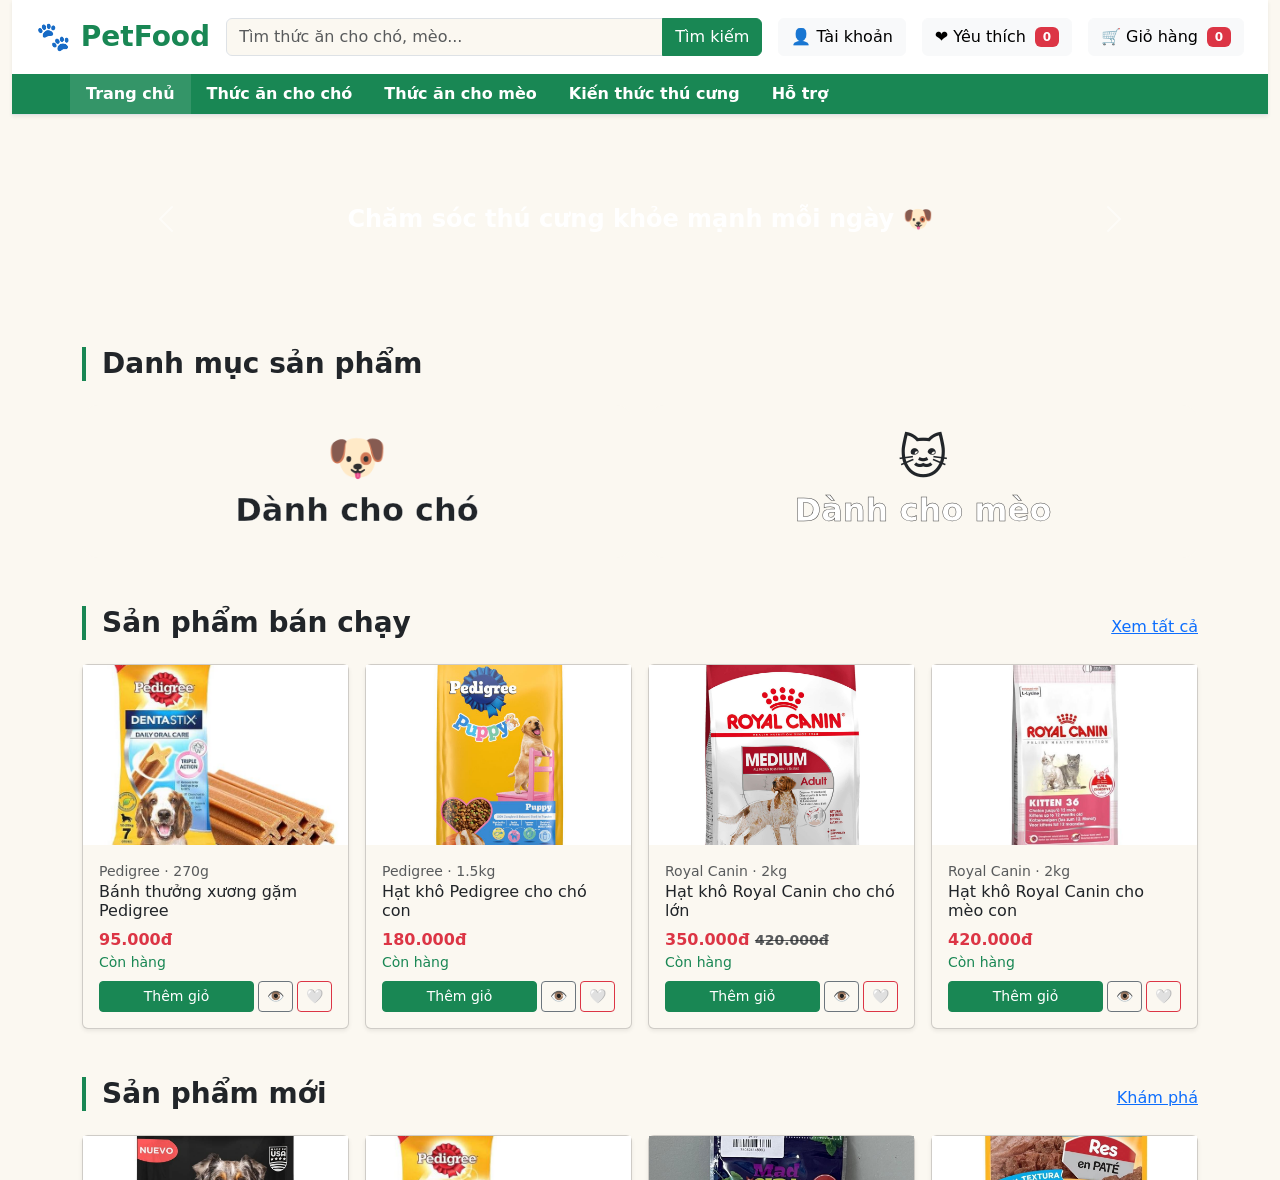
<file: html/dat-hang-thanh-cong.html>
<!doctype html>
<html lang="vi">
  <head>
    <meta charset="UTF-8" />
    <meta name="viewport" content="width=device-width, initial-scale=1" />
    <meta
      name="Nhom_Khoa_Thu_DHHTTT20A_KSTN"
      content="Web introducing and selling dog and cat online"
    />
    <title>PetFood - Đặt hàng thành công</title>
    <link href="../css/bootstrap.min.css" rel="stylesheet" />
    <link href="../css/style.css" rel="stylesheet" />
  </head>
  <body>
    <div class="container-fluid">
      <header id="app-header">
        <div class="bg-white border-bottom shadow-sm sticky-top">
          <div class="container-fluid px-4">
            <div
              class="d-flex align-items-center justify-content-center gap-3 flex-nowrap py-3"
            >
              <a
                href="index.html"
                class="text-decoration-none text-success fw-bold fs-3 flex-shrink-0"
              >
                <span>🐾</span> PetFood
              </a>

              <form id="bieuMauTimKiem" class="input-group flex-grow-1">
                <input
                  id="oTimKiem"
                  class="form-control"
                  placeholder="Tìm thức ăn cho chó, mèo..."
                />
                <button class="btn btn-success" type="submit">Tìm kiếm</button>
              </form>

              <a
                id="nutTaiKhoan"
                href="tai-khoan.html"
                class="btn btn-light flex-shrink-0"
              >
                <span id="tenTaiKhoan">👤 Tài khoản</span>
              </a>

              <a
                class="btn btn-light position-relative flex-shrink-0"
                href="yeu-thich.html"
              >
                ❤️<span class="d-none d-lg-inline"> Yêu thích</span>
                <span id="soLuongYeuThich" class="badge bg-danger ms-1">0</span>
              </a>

              <a
                class="btn btn-light position-relative flex-shrink-0"
                href="gio-hang.html"
              >
                🛒<span class="d-none d-lg-inline"> Giỏ hàng</span>
                <span id="soLuongGioHang" class="badge bg-danger ms-1">0</span>
              </a>
            </div>
          </div>

          <nav
            class="navbar navbar-expand bg-success py-0"
            data-bs-theme="dark"
          >
            <div
              class="container main-nav navbar-nav justify-content-start flex-wrap"
            >
              <a
                class="nav-link text-white fw-semibold px-2 px-lg-3 py-2"
                href="index.html"
                >Trang chủ</a
              >
              <a
                class="nav-link text-white fw-semibold px-2 px-lg-3 py-2"
                href="san-pham.html?type=dog"
                >Thức ăn cho chó</a
              >
              <a
                class="nav-link text-white fw-semibold px-2 px-lg-3 py-2"
                href="san-pham.html?type=cat"
                >Thức ăn cho mèo</a
              >
              <a
                class="nav-link text-white fw-semibold px-2 px-lg-3 py-2"
                href="bai-viet.html"
                >Kiến thức thú cưng</a
              >
              <a
                class="nav-link text-white fw-semibold px-2 px-lg-3 py-2"
                href="ho-tro.html"
                >Hỗ trợ</a
              >
            </div>
          </nav>
        </div>
      </header>

      <main>
        <section id="page-success">
          <div class="container py-5 text-center">
            <div
              class="card shadow-sm card-body py-5 mx-auto"
              style="max-width: 650px"
            >
              <div class="display-1">✅</div>
              <h2>Đặt hàng thành công!</h2>
              <p>Cảm ơn bạn đã mua sắm tại PetFood.</p>
              <p>Mã đơn hàng: <strong id="maDonThanhCong"></strong></p>
              <p>Ngày đặt: <span id="ngayDatThanhCong"></span></p>
              <p>Thanh toán: <span id="thanhToanThanhCong"></span></p>
              <h4 class="text-success">
                Tổng tiền: <span id="tongTienThanhCong"></span>
              </h4>
              <div class="d-flex justify-content-center gap-2 mt-3">
                <a class="btn btn-success" href="don-hang.html"> Xem đơn hàng</a
                ><a class="btn btn-outline-success" href="index.html">
                  Về trang chủ
                </a>
              </div>
            </div>
          </div>
        </section>
      </main>
      <footer id="app-footer">
        <div class="bg-dark text-light mt-5 py-5">
          <div class="container">
            <div class="row g-4">
              <div class="col-md-4">
                <h4>🐾 PetFood</h4>
                <p>Thức ăn và sản phẩm chăm sóc chó mèo.</p>
              </div>
              <div class="col-md-4">
                <h5>Liên kết</h5>
                <ul class="list-unstyled">
                  <li>
                    <a
                      class="link-light link-underline-opacity-0 link-underline-opacity-100-hover"
                      href="index.html"
                      >Trang chủ</a
                    >
                  </li>
                  <li>
                    <a
                      class="link-light link-underline-opacity-0 link-underline-opacity-100-hover"
                      href="san-pham.html?type=dog"
                      >Thức ăn cho chó</a
                    >
                  </li>
                  <li>
                    <a
                      class="link-light link-underline-opacity-0 link-underline-opacity-100-hover"
                      href="san-pham.html?type=cat"
                      >Thức ăn cho mèo</a
                    >
                  </li>
                  <li>
                    <a
                      class="link-light link-underline-opacity-0 link-underline-opacity-100-hover"
                      href="bai-viet.html"
                      >Bài viết</a
                    >
                  </li>
                </ul>
              </div>
              <div class="col-md-4">
                <h5>Hỗ trợ khách hàng</h5>
                <p>Email: support@petfood.vn</p>
                <a
                  class="link-light link-underline-opacity-0 link-underline-opacity-100-hover"
                  href="ho-tro.html"
                  >Liên hệ hỗ trợ</a
                >
              </div>
            </div>
            <hr class="border-secondary" />
            <small>© 2026 PetFood. Demo website.</small>
          </div>
        </div>
      </footer>

      <div id="app-modals">
        <div class="modal fade" id="modalDangNhap" tabindex="-1">
          <div class="modal-dialog modal-dialog-centered">
            <div class="modal-content">
              <div class="modal-header">
                <h5 class="modal-title">Tài khoản PetFood</h5>
                <button class="btn-close" data-bs-dismiss="modal"></button>
              </div>
              <div class="modal-body" id="thanModalDangNhap"></div>
            </div>
          </div>
        </div>
        <div class="modal fade" id="modalXemNhanh" tabindex="-1">
          <div class="modal-dialog modal-lg modal-dialog-centered">
            <div class="modal-content">
              <div class="modal-header">
                <h5 class="modal-title">Xem nhanh sản phẩm</h5>
                <button class="btn-close" data-bs-dismiss="modal"></button>
              </div>
              <div class="modal-body" id="thanXemNhanh"></div>
            </div>
          </div>
        </div>
        <div class="modal fade" id="modalXoa" tabindex="-1">
          <div class="modal-dialog modal-dialog-centered">
            <div class="modal-content">
              <div class="modal-header">
                <h5 class="modal-title">Xác nhận xóa</h5>
                <button class="btn-close" data-bs-dismiss="modal"></button>
              </div>
              <div class="modal-body" id="noiDungXoa"></div>
              <div class="modal-footer">
                <button class="btn btn-secondary" data-bs-dismiss="modal">
                  Hủy</button
                ><button id="nutXacNhanXoa" class="btn btn-danger">Xóa</button>
              </div>
            </div>
          </div>
        </div>
        <div class="modal fade" id="modalYeuThich" tabindex="-1">
          <div class="modal-dialog modal-dialog-centered">
            <div class="modal-content">
              <div class="modal-header">
                <h5 class="modal-title">Đã thêm yêu thích</h5>
                <button class="btn-close" data-bs-dismiss="modal"></button>
              </div>
              <div class="modal-body" id="anhYeuThich"></div>
              <div class="modal-footer">
                <button class="btn btn-secondary" data-bs-dismiss="modal">
                  Tiếp tục</button
                ><button id="nutXemYeuThich" class="btn btn-success">
                  Xem danh sách yêu thích
                </button>
              </div>
            </div>
          </div>
        </div>
        <div class="modal fade" id="modalHoSo" tabindex="-1">
          <div class="modal-dialog modal-dialog-centered">
            <div class="modal-content">
              <div class="modal-header">
                <h5 class="modal-title">Chỉnh sửa hồ sơ</h5>
                <button class="btn-close" data-bs-dismiss="modal"></button>
              </div>
              <div class="modal-body">
                <form id="bieuMauHoSo" class="needs-validation" novalidate>
                  <label class="form-label">Họ tên</label
                  ><input
                    id="suaHoTen"
                    class="form-control mb-2"
                    required
                  /><label class="form-label">Số điện thoại</label
                  ><input
                    id="suaSdt"
                    class="form-control mb-2"
                    pattern="0[0-9]{9}"
                  /><label class="form-label">Địa chỉ</label
                  ><textarea id="suaDiaChi" class="form-control mb-3"></textarea
                  ><button class="btn btn-success" type="submit">
                    Lưu thay đổi
                  </button>
                </form>
              </div>
            </div>
          </div>
        </div>
        <div class="modal fade" id="modalHuyDon" tabindex="-1">
          <div class="modal-dialog modal-dialog-centered">
            <div class="modal-content">
              <div class="modal-header">
                <h5 class="modal-title">Hủy đơn hàng</h5>
                <button class="btn-close" data-bs-dismiss="modal"></button>
              </div>
              <div class="modal-body">
                Bạn có chắc muốn hủy đơn <strong id="maDonHuy"></strong>?
              </div>
              <div class="modal-footer">
                <button class="btn btn-secondary" data-bs-dismiss="modal">
                  Không</button
                ><button id="nutXacNhanHuy" class="btn btn-danger">
                  Xác nhận hủy
                </button>
              </div>
            </div>
          </div>
        </div>
      </div>

      <div class="toast-container position-fixed bottom-0 end-0 p-3">
        <div
          id="thongBao"
          class="toast align-items-center text-bg-success border-0"
          role="alert"
        >
          <div class="d-flex">
            <div class="toast-body" id="thanThongBao"></div>
            <button
              class="btn-close btn-close-white me-2 m-auto"
              data-bs-dismiss="toast"
            ></button>
          </div>
        </div>
      </div>
    </div>

    <script src="../js/jquery-3.6.0.min.js"></script>
    <script src="../js/bootstrap.bundle.min.js"></script>
    <script src="../js/app.js"></script>
    <script src="../js/cart.js"></script>
  </body>
</html>
</file>
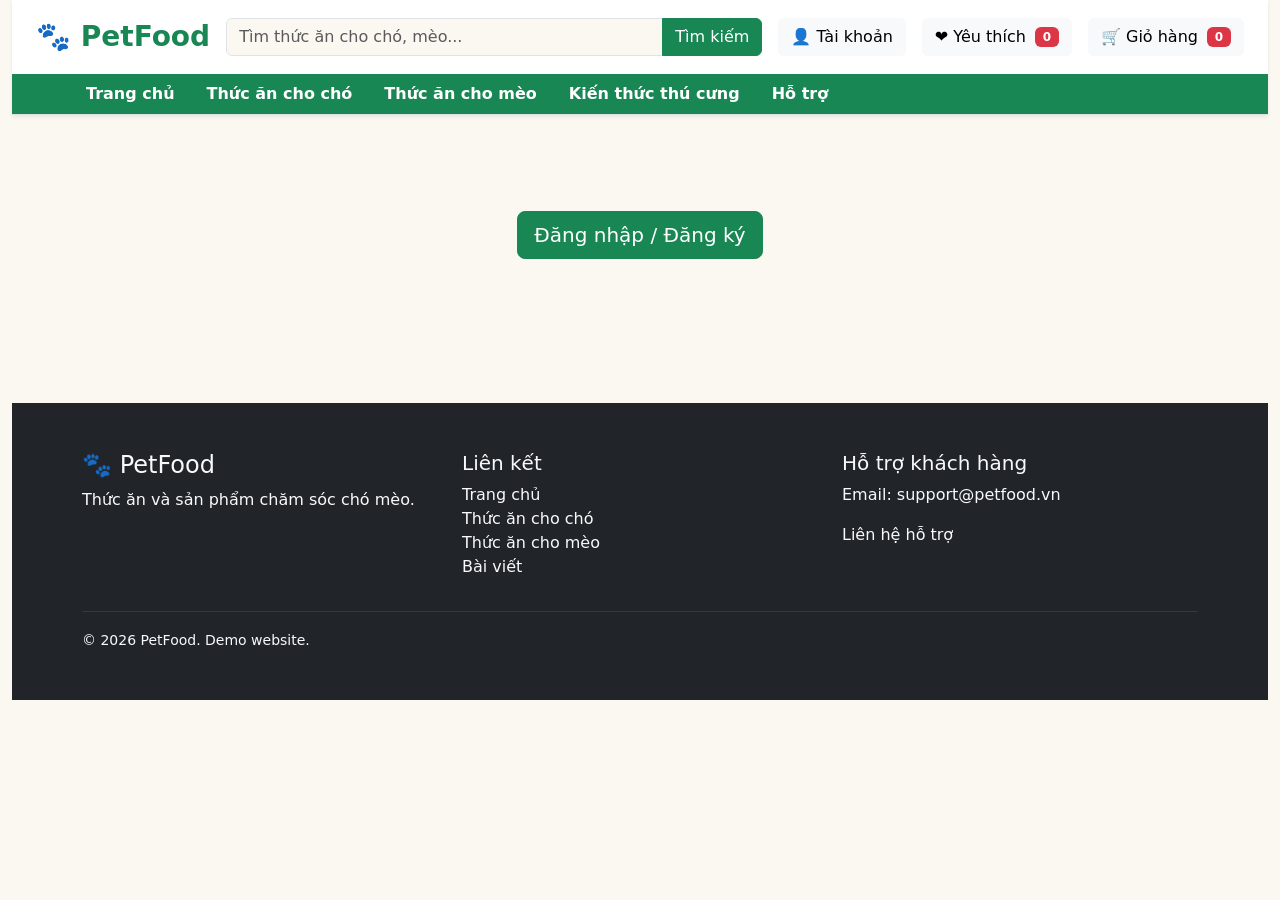
<file: html/don-hang.html>
<!doctype html>
<html lang="vi">
  <head>
    <meta charset="UTF-8" />
    <meta name="viewport" content="width=device-width, initial-scale=1" />
    <meta
      name="Nhom_Khoa_Thu_DHHTTT20A_KSTN"
      content="Web introducing and selling dog and cat online"
    />
    <title>PetFood - Lịch sử đơn hàng</title>
    <link href="../css/bootstrap.min.css" rel="stylesheet" />
    <link href="../css/style.css" rel="stylesheet" />
  </head>
  <body>
    <div class="container-fluid">
      <header id="app-header">
        <div class="bg-white border-bottom shadow-sm sticky-top">
          <div class="container-fluid px-4">
            <div
              class="d-flex align-items-center justify-content-center gap-3 flex-nowrap py-3"
            >
              <a
                href="index.html"
                class="text-decoration-none text-success fw-bold fs-3 flex-shrink-0"
              >
                <span>🐾</span> PetFood
              </a>

              <form id="bieuMauTimKiem" class="input-group flex-grow-1">
                <input
                  id="oTimKiem"
                  class="form-control"
                  placeholder="Tìm thức ăn cho chó, mèo..."
                />
                <button class="btn btn-success" type="submit">Tìm kiếm</button>
              </form>

              <a
                id="nutTaiKhoan"
                href="tai-khoan.html"
                class="btn btn-light flex-shrink-0"
              >
                <span id="tenTaiKhoan">👤 Tài khoản</span>
              </a>

              <a
                class="btn btn-light position-relative flex-shrink-0"
                href="yeu-thich.html"
              >
                ❤️<span class="d-none d-lg-inline"> Yêu thích</span>
                <span id="soLuongYeuThich" class="badge bg-danger ms-1">0</span>
              </a>

              <a
                class="btn btn-light position-relative flex-shrink-0"
                href="gio-hang.html"
              >
                🛒<span class="d-none d-lg-inline"> Giỏ hàng</span>
                <span id="soLuongGioHang" class="badge bg-danger ms-1">0</span>
              </a>
            </div>
          </div>

          <nav
            class="navbar navbar-expand bg-success py-0"
            data-bs-theme="dark"
          >
            <div
              class="container main-nav navbar-nav justify-content-start flex-wrap"
            >
              <a
                class="nav-link text-white fw-semibold px-2 px-lg-3 py-2"
                href="index.html"
                >Trang chủ</a
              >
              <a
                class="nav-link text-white fw-semibold px-2 px-lg-3 py-2"
                href="san-pham.html?type=dog"
                >Thức ăn cho chó</a
              >
              <a
                class="nav-link text-white fw-semibold px-2 px-lg-3 py-2"
                href="san-pham.html?type=cat"
                >Thức ăn cho mèo</a
              >
              <a
                class="nav-link text-white fw-semibold px-2 px-lg-3 py-2"
                href="bai-viet.html"
                >Kiến thức thú cưng</a
              >
              <a
                class="nav-link text-white fw-semibold px-2 px-lg-3 py-2"
                href="ho-tro.html"
                >Hỗ trợ</a
              >
            </div>
          </nav>
        </div>
      </header>

      <main>
        <section id="page-orders">
          <div class="container py-5">
            <h2
              class="fs-3 fw-bold border-start border-4 border-success ps-3 mb-4"
            >
              Lịch sử đơn hàng
            </h2>
            <div class="row mb-3">
              <div class="col-md-4">
                <select id="locDonHang" class="form-select">
                  <option value="">Tất cả trạng thái</option>
                  <option>Chờ xác nhận</option>
                  <option>Đang giao</option>
                  <option>Hoàn thành</option>
                  <option>Đã hủy</option>
                </select>
              </div>
            </div>
            <div id="dsDonHang"></div>
          </div>
        </section>
      </main>
      <footer id="app-footer">
        <div class="bg-dark text-light mt-5 py-5">
          <div class="container">
            <div class="row g-4">
              <div class="col-md-4">
                <h4>🐾 PetFood</h4>
                <p>Thức ăn và sản phẩm chăm sóc chó mèo.</p>
              </div>
              <div class="col-md-4">
                <h5>Liên kết</h5>
                <ul class="list-unstyled">
                  <li>
                    <a
                      class="link-light link-underline-opacity-0 link-underline-opacity-100-hover"
                      href="index.html"
                      >Trang chủ</a
                    >
                  </li>
                  <li>
                    <a
                      class="link-light link-underline-opacity-0 link-underline-opacity-100-hover"
                      href="san-pham.html?type=dog"
                      >Thức ăn cho chó</a
                    >
                  </li>
                  <li>
                    <a
                      class="link-light link-underline-opacity-0 link-underline-opacity-100-hover"
                      href="san-pham.html?type=cat"
                      >Thức ăn cho mèo</a
                    >
                  </li>
                  <li>
                    <a
                      class="link-light link-underline-opacity-0 link-underline-opacity-100-hover"
                      href="bai-viet.html"
                      >Bài viết</a
                    >
                  </li>
                </ul>
              </div>
              <div class="col-md-4">
                <h5>Hỗ trợ khách hàng</h5>
                <p>Email: support@petfood.vn</p>
                <a
                  class="link-light link-underline-opacity-0 link-underline-opacity-100-hover"
                  href="ho-tro.html"
                  >Liên hệ hỗ trợ</a
                >
              </div>
            </div>
            <hr class="border-secondary" />
            <small>© 2026 PetFood. Demo website.</small>
          </div>
        </div>
      </footer>

      <div id="app-modals">
        <div class="modal fade" id="modalDangNhap" tabindex="-1">
          <div class="modal-dialog modal-dialog-centered">
            <div class="modal-content">
              <div class="modal-header">
                <h5 class="modal-title">Tài khoản PetFood</h5>
                <button class="btn-close" data-bs-dismiss="modal"></button>
              </div>
              <div class="modal-body" id="thanModalDangNhap"></div>
            </div>
          </div>
        </div>
        <div class="modal fade" id="modalXemNhanh" tabindex="-1">
          <div class="modal-dialog modal-lg modal-dialog-centered">
            <div class="modal-content">
              <div class="modal-header">
                <h5 class="modal-title">Xem nhanh sản phẩm</h5>
                <button class="btn-close" data-bs-dismiss="modal"></button>
              </div>
              <div class="modal-body" id="thanXemNhanh"></div>
            </div>
          </div>
        </div>
        <div class="modal fade" id="modalXoa" tabindex="-1">
          <div class="modal-dialog modal-dialog-centered">
            <div class="modal-content">
              <div class="modal-header">
                <h5 class="modal-title">Xác nhận xóa</h5>
                <button class="btn-close" data-bs-dismiss="modal"></button>
              </div>
              <div class="modal-body" id="noiDungXoa"></div>
              <div class="modal-footer">
                <button class="btn btn-secondary" data-bs-dismiss="modal">
                  Hủy</button
                ><button id="nutXacNhanXoa" class="btn btn-danger">Xóa</button>
              </div>
            </div>
          </div>
        </div>
        <div class="modal fade" id="modalYeuThich" tabindex="-1">
          <div class="modal-dialog modal-dialog-centered">
            <div class="modal-content">
              <div class="modal-header">
                <h5 class="modal-title">Đã thêm yêu thích</h5>
                <button class="btn-close" data-bs-dismiss="modal"></button>
              </div>
              <div class="modal-body" id="anhYeuThich"></div>
              <div class="modal-footer">
                <button class="btn btn-secondary" data-bs-dismiss="modal">
                  Tiếp tục</button
                ><button id="nutXemYeuThich" class="btn btn-success">
                  Xem danh sách yêu thích
                </button>
              </div>
            </div>
          </div>
        </div>
        <div class="modal fade" id="modalHoSo" tabindex="-1">
          <div class="modal-dialog modal-dialog-centered">
            <div class="modal-content">
              <div class="modal-header">
                <h5 class="modal-title">Chỉnh sửa hồ sơ</h5>
                <button class="btn-close" data-bs-dismiss="modal"></button>
              </div>
              <div class="modal-body">
                <form id="bieuMauHoSo" class="needs-validation" novalidate>
                  <label class="form-label">Họ tên</label
                  ><input
                    id="suaHoTen"
                    class="form-control mb-2"
                    required
                  /><label class="form-label">Số điện thoại</label
                  ><input
                    id="suaSdt"
                    class="form-control mb-2"
                    pattern="0[0-9]{9}"
                  /><label class="form-label">Địa chỉ</label
                  ><textarea id="suaDiaChi" class="form-control mb-3"></textarea
                  ><button class="btn btn-success" type="submit">
                    Lưu thay đổi
                  </button>
                </form>
              </div>
            </div>
          </div>
        </div>
        <div class="modal fade" id="modalHuyDon" tabindex="-1">
          <div class="modal-dialog modal-dialog-centered">
            <div class="modal-content">
              <div class="modal-header">
                <h5 class="modal-title">Hủy đơn hàng</h5>
                <button class="btn-close" data-bs-dismiss="modal"></button>
              </div>
              <div class="modal-body">
                Bạn có chắc muốn hủy đơn <strong id="maDonHuy"></strong>?
              </div>
              <div class="modal-footer">
                <button class="btn btn-secondary" data-bs-dismiss="modal">
                  Không</button
                ><button id="nutXacNhanHuy" class="btn btn-danger">
                  Xác nhận hủy
                </button>
              </div>
            </div>
          </div>
        </div>
      </div>

      <div class="toast-container position-fixed bottom-0 end-0 p-3">
        <div
          id="thongBao"
          class="toast align-items-center text-bg-success border-0"
          role="alert"
        >
          <div class="d-flex">
            <div class="toast-body" id="thanThongBao"></div>
            <button
              class="btn-close btn-close-white me-2 m-auto"
              data-bs-dismiss="toast"
            ></button>
          </div>
        </div>
      </div>
    </div>

    <script src="../js/jquery-3.6.0.min.js"></script>
    <script src="../js/bootstrap.bundle.min.js"></script>
    <script src="../js/app.js"></script>
    <script src="../js/account.js"></script>
  </body>
</html>
</file>
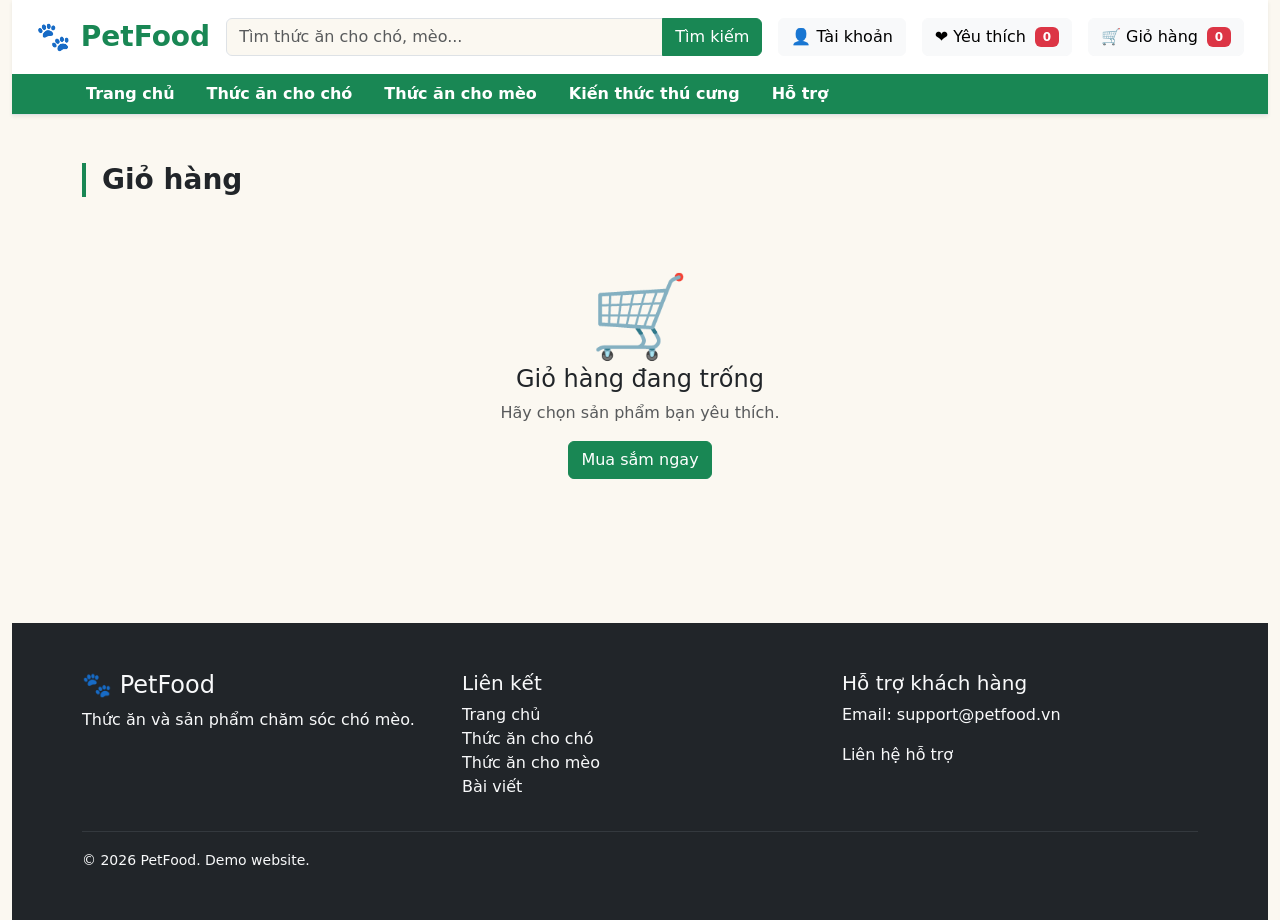
<file: html/gio-hang.html>
<!doctype html>
<html lang="vi">
  <head>
    <meta charset="UTF-8" />
    <meta name="viewport" content="width=device-width, initial-scale=1" />
    <meta
      name="Nhom_Khoa_Thu_DHHTTT20A_KSTN"
      content="Web introducing and selling dog and cat online"
    />
    <title>PetFood - Giỏ hàng của bạn</title>
    <link href="../css/bootstrap.min.css" rel="stylesheet" />
    <link href="../css/style.css" rel="stylesheet" />
  </head>
  <body>
    <div class="container-fluid">
      <header id="app-header">
        <div class="bg-white border-bottom shadow-sm sticky-top">
          <div class="container-fluid px-4">
            <div
              class="d-flex align-items-center justify-content-center gap-3 flex-nowrap py-3"
            >
              <a
                href="index.html"
                class="text-decoration-none text-success fw-bold fs-3 flex-shrink-0"
              >
                <span>🐾</span> PetFood
              </a>

              <form id="bieuMauTimKiem" class="input-group flex-grow-1">
                <input
                  id="oTimKiem"
                  class="form-control"
                  placeholder="Tìm thức ăn cho chó, mèo..."
                />
                <button class="btn btn-success" type="submit">Tìm kiếm</button>
              </form>

              <a
                id="nutTaiKhoan"
                href="tai-khoan.html"
                class="btn btn-light flex-shrink-0"
              >
                <span id="tenTaiKhoan">👤 Tài khoản</span>
              </a>

              <a
                class="btn btn-light position-relative flex-shrink-0"
                href="yeu-thich.html"
              >
                ❤️<span class="d-none d-lg-inline"> Yêu thích</span>
                <span id="soLuongYeuThich" class="badge bg-danger ms-1">0</span>
              </a>

              <a
                class="btn btn-light position-relative flex-shrink-0"
                href="gio-hang.html"
              >
                🛒<span class="d-none d-lg-inline"> Giỏ hàng</span>
                <span id="soLuongGioHang" class="badge bg-danger ms-1">0</span>
              </a>
            </div>
          </div>

          <nav
            class="navbar navbar-expand bg-success py-0"
            data-bs-theme="dark"
          >
            <div
              class="container main-nav navbar-nav justify-content-start flex-wrap"
            >
              <a
                class="nav-link text-white fw-semibold px-2 px-lg-3 py-2"
                href="index.html"
                >Trang chủ</a
              >
              <a
                class="nav-link text-white fw-semibold px-2 px-lg-3 py-2"
                href="san-pham.html?type=dog"
                >Thức ăn cho chó</a
              >
              <a
                class="nav-link text-white fw-semibold px-2 px-lg-3 py-2"
                href="san-pham.html?type=cat"
                >Thức ăn cho mèo</a
              >
              <a
                class="nav-link text-white fw-semibold px-2 px-lg-3 py-2"
                href="bai-viet.html"
                >Kiến thức thú cưng</a
              >
              <a
                class="nav-link text-white fw-semibold px-2 px-lg-3 py-2"
                href="ho-tro.html"
                >Hỗ trợ</a
              >
            </div>
          </nav>
        </div>
      </header>

      <main>
        <section id="page-cart">
          <div class="container py-5">
            <h2
              class="fs-3 fw-bold border-start border-4 border-success ps-3 mb-4"
            >
              Giỏ hàng
            </h2>
            <div id="gioHangTrong" class="text-center py-5">
              <div class="display-1">🛒</div>
              <h4>Giỏ hàng đang trống</h4>
              <p class="text-muted">Hãy chọn sản phẩm bạn yêu thích.</p>
              <a class="btn btn-success" href="san-pham.html?type=dog">
                Mua sắm ngay
              </a>
            </div>
            <div id="gioHangCoHang" class="row g-4 d-none">
              <div class="col-lg-8">
                <div class="table-responsive">
                  <table class="table align-middle">
                    <thead>
                      <tr>
                        <th>Sản phẩm</th>
                        <th>Đơn giá</th>
                        <th>Số lượng</th>
                        <th>Thành tiền</th>
                        <th></th>
                      </tr>
                    </thead>
                    <tbody id="thanGioHang"></tbody>
                  </table>
                </div>
              </div>
              <div class="col-lg-4">
                <div class="card shadow-sm card-body">
                  <h5>Tóm tắt đơn hàng</h5>
                  <div class="input-group my-3">
                    <input
                      id="oMaGiamGia"
                      class="form-control"
                      placeholder="Mã giảm giá"
                    /><button id="nutMaGiamGia" class="btn btn-outline-success">
                      Áp dụng
                    </button>
                  </div>
                  <div class="d-flex justify-content-between">
                    <span>Tạm tính</span><span id="tamTinhGioHang"></span>
                  </div>
                  <div class="d-flex justify-content-between">
                    <span>Giảm giá</span><span id="giamGiaGioHang"></span>
                  </div>
                  <div class="d-flex justify-content-between">
                    <span>Vận chuyển</span
                    ><span id="phiVanChuyenGioHang"></span>
                  </div>
                  <hr class="border-secondary" />
                  <div class="d-flex justify-content-between fw-bold">
                    <span>Tổng cộng</span><span id="tongGioHang"></span>
                  </div>
                  <a class="btn btn-success w-100 mt-3" href="thanh-toan.html">
                    Tiến hành thanh toán
                  </a>
                </div>
              </div>
            </div>
          </div>
        </section>
      </main>
      <footer id="app-footer">
        <div class="bg-dark text-light mt-5 py-5">
          <div class="container">
            <div class="row g-4">
              <div class="col-md-4">
                <h4>🐾 PetFood</h4>
                <p>Thức ăn và sản phẩm chăm sóc chó mèo.</p>
              </div>
              <div class="col-md-4">
                <h5>Liên kết</h5>
                <ul class="list-unstyled">
                  <li>
                    <a
                      class="link-light link-underline-opacity-0 link-underline-opacity-100-hover"
                      href="index.html"
                      >Trang chủ</a
                    >
                  </li>
                  <li>
                    <a
                      class="link-light link-underline-opacity-0 link-underline-opacity-100-hover"
                      href="san-pham.html?type=dog"
                      >Thức ăn cho chó</a
                    >
                  </li>
                  <li>
                    <a
                      class="link-light link-underline-opacity-0 link-underline-opacity-100-hover"
                      href="san-pham.html?type=cat"
                      >Thức ăn cho mèo</a
                    >
                  </li>
                  <li>
                    <a
                      class="link-light link-underline-opacity-0 link-underline-opacity-100-hover"
                      href="bai-viet.html"
                      >Bài viết</a
                    >
                  </li>
                </ul>
              </div>
              <div class="col-md-4">
                <h5>Hỗ trợ khách hàng</h5>
                <p>Email: support@petfood.vn</p>
                <a
                  class="link-light link-underline-opacity-0 link-underline-opacity-100-hover"
                  href="ho-tro.html"
                  >Liên hệ hỗ trợ</a
                >
              </div>
            </div>
            <hr class="border-secondary" />
            <small>© 2026 PetFood. Demo website.</small>
          </div>
        </div>
      </footer>

      <div id="app-modals">
        <div class="modal fade" id="modalDangNhap" tabindex="-1">
          <div class="modal-dialog modal-dialog-centered">
            <div class="modal-content">
              <div class="modal-header">
                <h5 class="modal-title">Tài khoản PetFood</h5>
                <button class="btn-close" data-bs-dismiss="modal"></button>
              </div>
              <div class="modal-body" id="thanModalDangNhap"></div>
            </div>
          </div>
        </div>
        <div class="modal fade" id="modalXemNhanh" tabindex="-1">
          <div class="modal-dialog modal-lg modal-dialog-centered">
            <div class="modal-content">
              <div class="modal-header">
                <h5 class="modal-title">Xem nhanh sản phẩm</h5>
                <button class="btn-close" data-bs-dismiss="modal"></button>
              </div>
              <div class="modal-body" id="thanXemNhanh"></div>
            </div>
          </div>
        </div>
        <div class="modal fade" id="modalXoa" tabindex="-1">
          <div class="modal-dialog modal-dialog-centered">
            <div class="modal-content">
              <div class="modal-header">
                <h5 class="modal-title">Xác nhận xóa</h5>
                <button class="btn-close" data-bs-dismiss="modal"></button>
              </div>
              <div class="modal-body" id="noiDungXoa"></div>
              <div class="modal-footer">
                <button class="btn btn-secondary" data-bs-dismiss="modal">
                  Hủy</button
                ><button id="nutXacNhanXoa" class="btn btn-danger">Xóa</button>
              </div>
            </div>
          </div>
        </div>
        <div class="modal fade" id="modalYeuThich" tabindex="-1">
          <div class="modal-dialog modal-dialog-centered">
            <div class="modal-content">
              <div class="modal-header">
                <h5 class="modal-title">Đã thêm yêu thích</h5>
                <button class="btn-close" data-bs-dismiss="modal"></button>
              </div>
              <div class="modal-body" id="anhYeuThich"></div>
              <div class="modal-footer">
                <button class="btn btn-secondary" data-bs-dismiss="modal">
                  Tiếp tục</button
                ><button id="nutXemYeuThich" class="btn btn-success">
                  Xem danh sách yêu thích
                </button>
              </div>
            </div>
          </div>
        </div>
        <div class="modal fade" id="modalHoSo" tabindex="-1">
          <div class="modal-dialog modal-dialog-centered">
            <div class="modal-content">
              <div class="modal-header">
                <h5 class="modal-title">Chỉnh sửa hồ sơ</h5>
                <button class="btn-close" data-bs-dismiss="modal"></button>
              </div>
              <div class="modal-body">
                <form id="bieuMauHoSo" class="needs-validation" novalidate>
                  <label class="form-label">Họ tên</label
                  ><input
                    id="suaHoTen"
                    class="form-control mb-2"
                    required
                  /><label class="form-label">Số điện thoại</label
                  ><input
                    id="suaSdt"
                    class="form-control mb-2"
                    pattern="0[0-9]{9}"
                  /><label class="form-label">Địa chỉ</label
                  ><textarea id="suaDiaChi" class="form-control mb-3"></textarea
                  ><button class="btn btn-success" type="submit">
                    Lưu thay đổi
                  </button>
                </form>
              </div>
            </div>
          </div>
        </div>
        <div class="modal fade" id="modalHuyDon" tabindex="-1">
          <div class="modal-dialog modal-dialog-centered">
            <div class="modal-content">
              <div class="modal-header">
                <h5 class="modal-title">Hủy đơn hàng</h5>
                <button class="btn-close" data-bs-dismiss="modal"></button>
              </div>
              <div class="modal-body">
                Bạn có chắc muốn hủy đơn <strong id="maDonHuy"></strong>?
              </div>
              <div class="modal-footer">
                <button class="btn btn-secondary" data-bs-dismiss="modal">
                  Không</button
                ><button id="nutXacNhanHuy" class="btn btn-danger">
                  Xác nhận hủy
                </button>
              </div>
            </div>
          </div>
        </div>
      </div>

      <div class="toast-container position-fixed bottom-0 end-0 p-3">
        <div
          id="thongBao"
          class="toast align-items-center text-bg-success border-0"
          role="alert"
        >
          <div class="d-flex">
            <div class="toast-body" id="thanThongBao"></div>
            <button
              class="btn-close btn-close-white me-2 m-auto"
              data-bs-dismiss="toast"
            ></button>
          </div>
        </div>
      </div>
    </div>

    <script src="../js/jquery-3.6.0.min.js"></script>
    <script src="../js/bootstrap.bundle.min.js"></script>
    <script src="../js/app.js"></script>
    <script src="../js/cart.js"></script>
  </body>
</html>
</file>
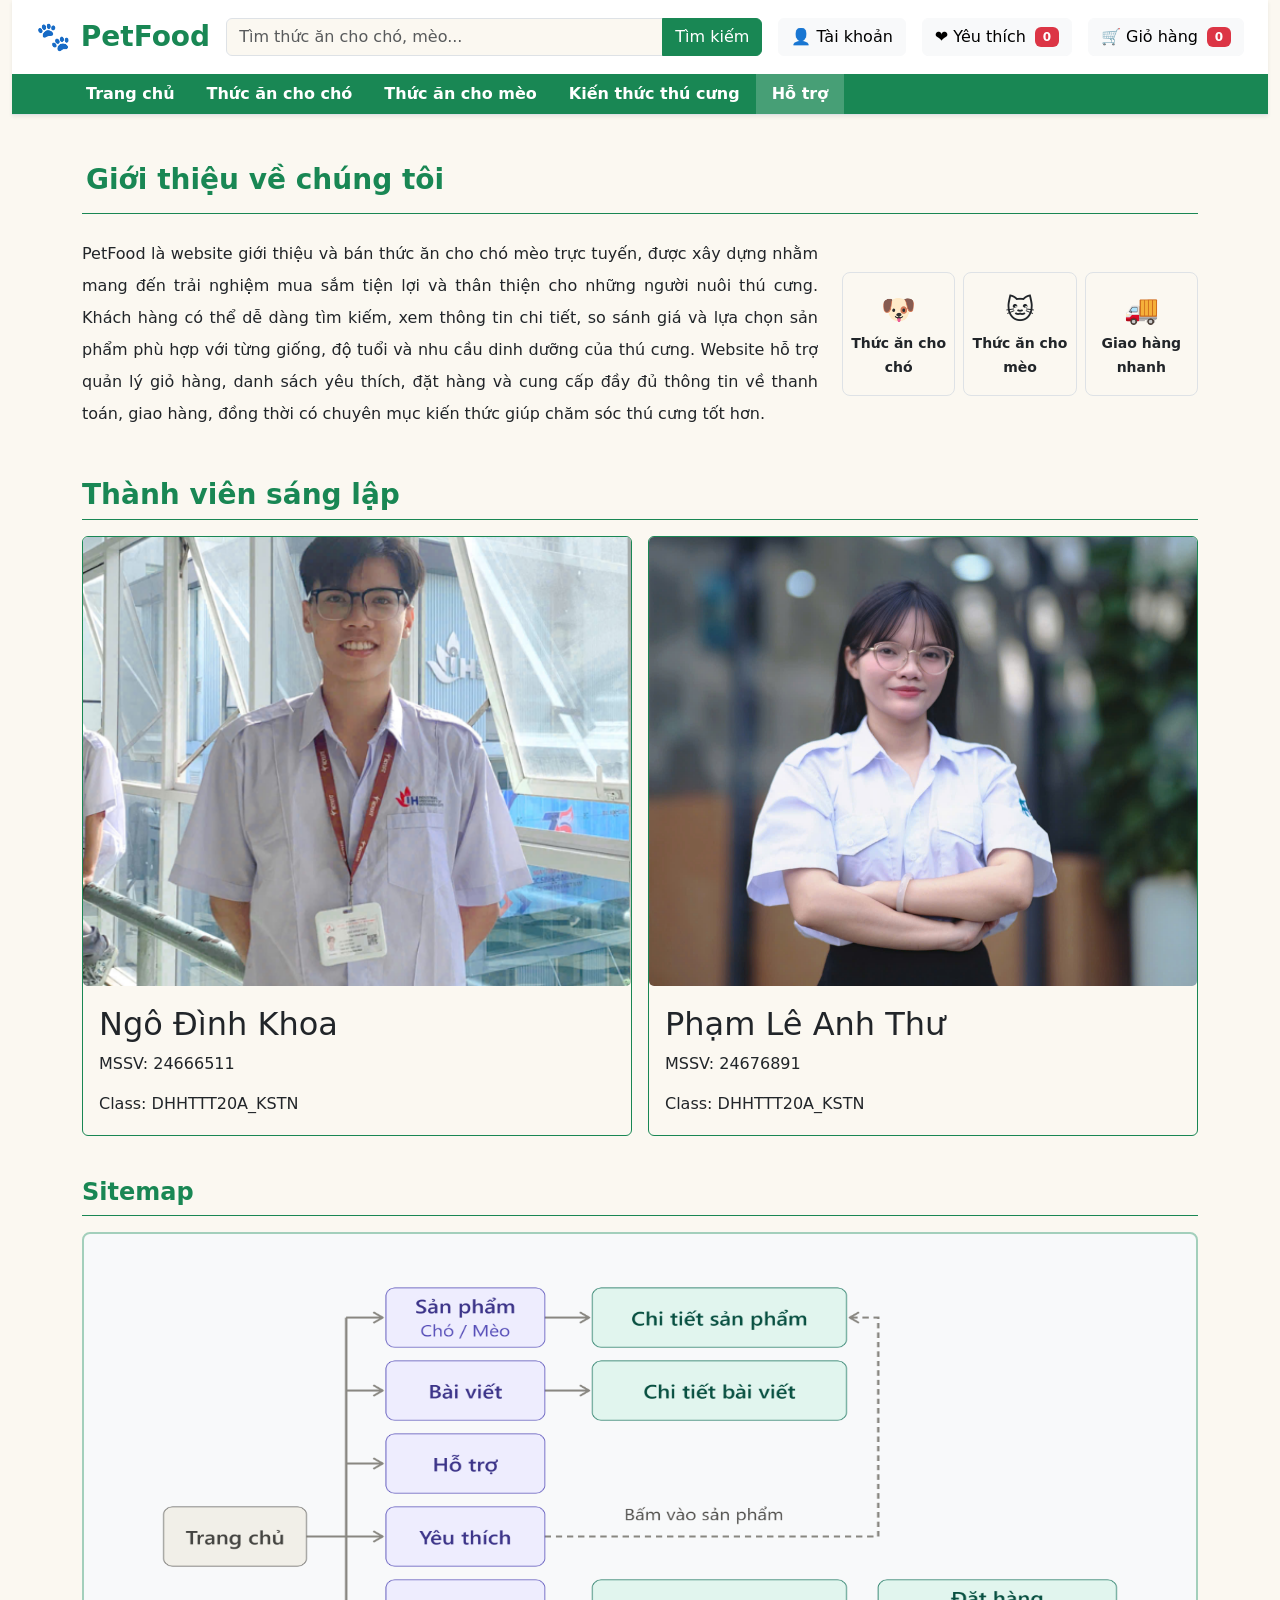
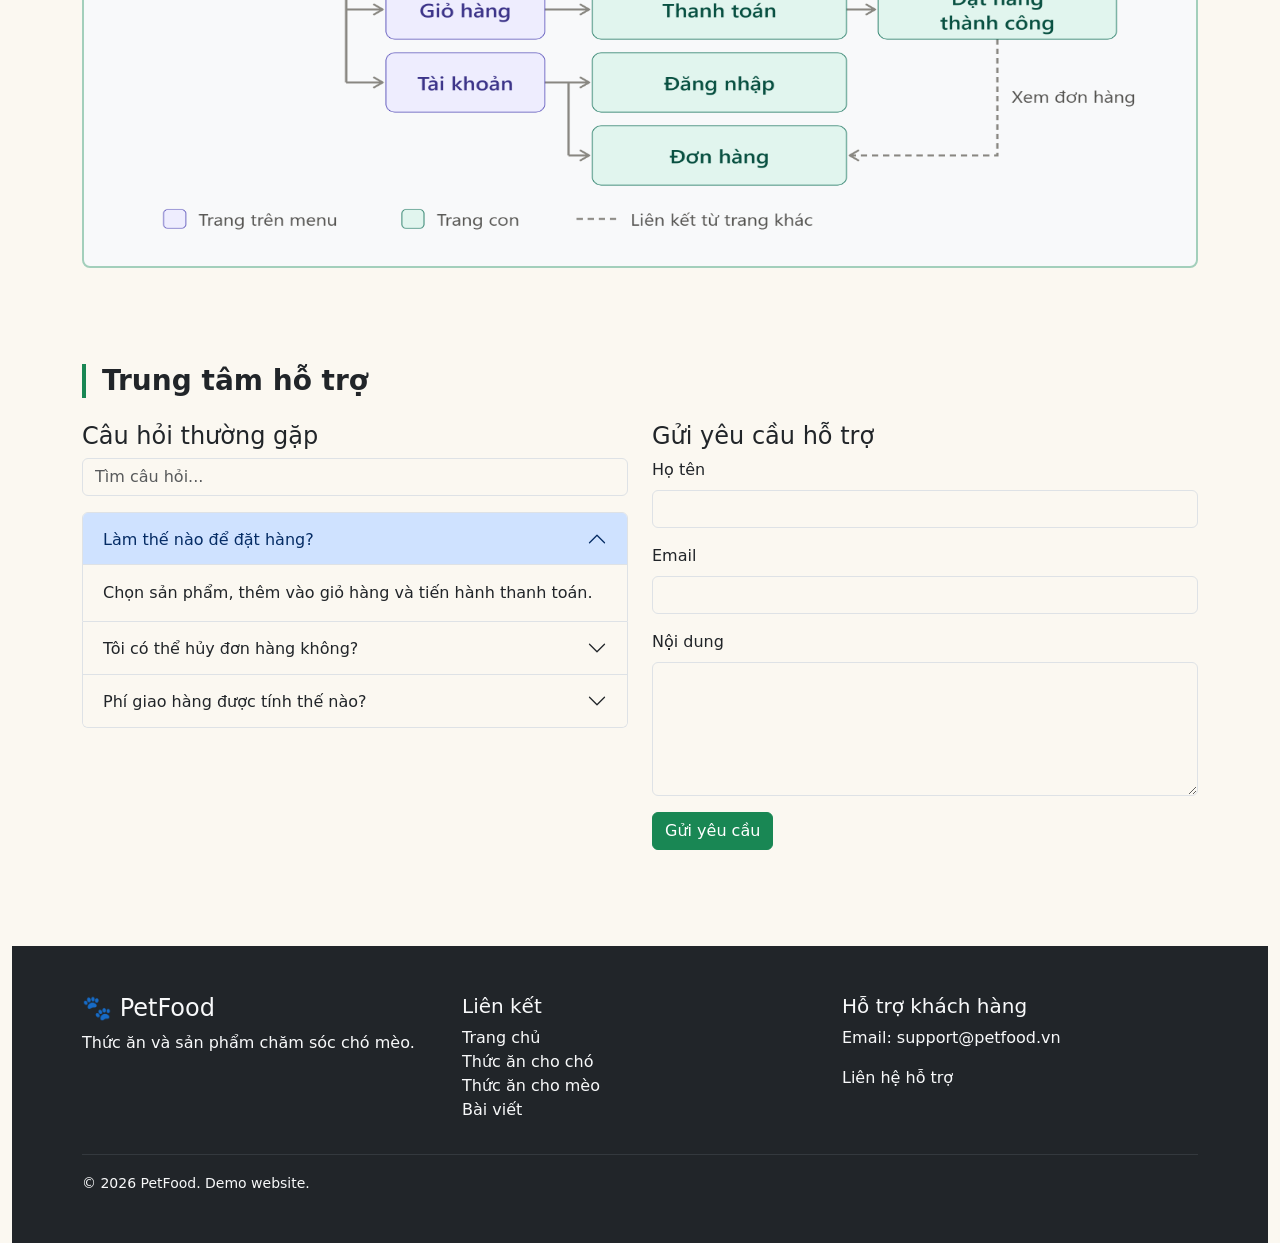
<file: html/ho-tro.html>
<!doctype html>
<html lang="vi">
  <head>
    <meta charset="UTF-8" />
    <meta name="viewport" content="width=device-width, initial-scale=1" />
    <meta
      name="Nhom_Khoa_Thu_DHHTTT20A_KSTN"
      content="Web introducing and selling dog and cat online"
    />
    <title>PetFood - Hỗ trợ</title>
    <link href="../css/bootstrap.min.css" rel="stylesheet" />
    <link href="../css/style.css" rel="stylesheet" />
  </head>
  <body>
    <div class="container-fluid">
      <header id="app-header">
        <div class="bg-white border-bottom shadow-sm sticky-top">
          <div class="container-fluid px-4">
            <div
              class="d-flex align-items-center justify-content-center gap-3 flex-nowrap py-3"
            >
              <a
                href="index.html"
                class="text-decoration-none text-success fw-bold fs-3 flex-shrink-0"
              >
                <span>🐾</span> PetFood
              </a>

              <form id="bieuMauTimKiem" class="input-group flex-grow-1">
                <input
                  id="oTimKiem"
                  class="form-control"
                  placeholder="Tìm thức ăn cho chó, mèo..."
                />
                <button class="btn btn-success" type="submit">Tìm kiếm</button>
              </form>

              <a
                id="nutTaiKhoan"
                href="tai-khoan.html"
                class="btn btn-light flex-shrink-0"
              >
                <span id="tenTaiKhoan">👤 Tài khoản</span>
              </a>

              <a
                class="btn btn-light position-relative flex-shrink-0"
                href="yeu-thich.html"
              >
                ❤️<span class="d-none d-lg-inline"> Yêu thích</span>
                <span id="soLuongYeuThich" class="badge bg-danger ms-1">0</span>
              </a>

              <a
                class="btn btn-light position-relative flex-shrink-0"
                href="gio-hang.html"
              >
                🛒<span class="d-none d-lg-inline"> Giỏ hàng</span>
                <span id="soLuongGioHang" class="badge bg-danger ms-1">0</span>
              </a>
            </div>
          </div>

          <nav
            class="navbar navbar-expand bg-success py-0"
            data-bs-theme="dark"
          >
            <div
              class="container main-nav navbar-nav justify-content-start flex-wrap"
            >
              <a
                class="nav-link text-white fw-semibold px-2 px-lg-3 py-2"
                href="index.html"
                >Trang chủ</a
              >
              <a
                class="nav-link text-white fw-semibold px-2 px-lg-3 py-2"
                href="san-pham.html?type=dog"
                >Thức ăn cho chó</a
              >
              <a
                class="nav-link text-white fw-semibold px-2 px-lg-3 py-2"
                href="san-pham.html?type=cat"
                >Thức ăn cho mèo</a
              >
              <a
                class="nav-link text-white fw-semibold px-2 px-lg-3 py-2"
                href="bai-viet.html"
                >Kiến thức thú cưng</a
              >
              <a
                class="nav-link text-white fw-semibold px-2 px-lg-3 py-2"
                href="ho-tro.html"
                >Hỗ trợ</a
              >
            </div>
          </nav>
        </div>
      </header>

      <main>
        <section id="page-about">
          <div class="container py-5">
            <h2
              class="fs-3 fw-bold border-1 text-success border-bottom border-success ps-1 pb-3 mb-4"
            >
              Giới thiệu về chúng tôi
            </h2>
            <div class="row g-4 mb-5">
              <div class="col-lg-8">
                <p class="lh-lg mb-0" style="text-align: justify">
                  PetFood là website giới thiệu và bán thức ăn cho chó mèo trực
                  tuyến, được xây dựng nhằm mang đến trải nghiệm mua sắm tiện
                  lợi và thân thiện cho những người nuôi thú cưng. Khách hàng có
                  thể dễ dàng tìm kiếm, xem thông tin chi tiết, so sánh giá và
                  lựa chọn sản phẩm phù hợp với từng giống, độ tuổi và nhu cầu
                  dinh dưỡng của thú cưng. Website hỗ trợ quản lý giỏ hàng, danh
                  sách yêu thích, đặt hàng và cung cấp đầy đủ thông tin về thanh
                  toán, giao hàng, đồng thời có chuyên mục kiến thức giúp chăm
                  sóc thú cưng tốt hơn.
                </p>
              </div>
              <div class="col-lg-4 align-content-center">
                <div class="row g-2 text-center">
                  <div class="col-4">
                    <div class="border rounded-3 py-3 h-100">
                      <div class="fs-3">🐶</div>
                      <small class="fw-semibold">Thức ăn cho chó</small>
                    </div>
                  </div>
                  <div class="col-4">
                    <div class="border rounded-3 py-3 h-100">
                      <div class="fs-3">🐱</div>
                      <small class="fw-semibold">Thức ăn cho mèo</small>
                    </div>
                  </div>
                  <div class="col-4">
                    <div class="border rounded-3 py-3 h-100">
                      <div class="fs-3">🚚</div>
                      <small class="fw-semibold">Giao hàng nhanh</small>
                    </div>
                  </div>
                </div>
              </div>
            </div>

            <!-- Thành viên -->
            <h2
              class="fs-3 fw-bold text-success border-bottom border-success pb-2 mb-3"
            >
              Thành viên sáng lập
            </h2>
            <div class="row g-3 mb-2 pb-0" style="height: 650px">
              <div class="col-md-6" style="height: 800px">
                <div class="card border border-success" style="height: 600px">
                  <img
                    class="card-img h-75"
                    style="object-fit: cover"
                    src="../images/DinhKhoa_Avt.png"
                    alt="Ảnh Khoa"
                  />
                  <div class="card-body d-block align-content-center gap-2">
                    <h4 class="card-title fs-2">Ngô Đình Khoa</h4>
                    <p class="card-text">MSSV: 24666511</p>
                    <p class="card-text">Class: DHHTTT20A_KSTN</p>
                  </div>
                </div>
              </div>
              <div class="col-md-6" style="height: 650px">
                <div class="card border border-success" style="height: 600px">
                  <img
                    class="card-img h-75"
                    style="object-fit: cover"
                    src="../images/Thu_avt.jpg"
                    alt="Ảnh Thư"
                  />
                  <div class="card-body align-content-center gap-2">
                    <h4 class="card-title fs-2">Phạm Lê Anh Thư</h4>
                    <p class="card-text">MSSV: 24676891</p>
                    <p class="card-text">Class: DHHTTT20A_KSTN</p>
                  </div>
                </div>
              </div>
            </div>

            <h3
              class="fs-4 fw-bold text-success border-bottom border-success pb-2 mb-3"
            >
              Sitemap
            </h3>
            <div
              id="sitemap"
              class="border border-2 border-success-subtle rounded-3 p-3 text-center bg-light"
            >
              <img
                src="../images/siteMap_Web.png"
                style="width: 100%; height: 600px"
                alt=""
              />
            </div>
          </div>
        </section>
        <section id="page-support">
          <div class="container py-5">
            <h2
              class="fs-3 fw-bold border-start border-4 border-success ps-3 mb-4"
            >
              Trung tâm hỗ trợ
            </h2>
            <div class="row g-4">
              <div class="col-lg-6">
                <h4>Câu hỏi thường gặp</h4>
                <input
                  id="timCauHoi"
                  class="form-control mb-3"
                  placeholder="Tìm câu hỏi..."
                />
                <div id="dsCauHoi" class="accordion">
                  <div class="accordion-item">
                    <h2 class="accordion-header">
                      <button
                        class="accordion-button"
                        data-bs-toggle="collapse"
                        data-bs-target="#cauHoi1"
                      >
                        Làm thế nào để đặt hàng?
                      </button>
                    </h2>
                    <div id="cauHoi1" class="accordion-collapse collapse show">
                      <div class="accordion-body">
                        Chọn sản phẩm, thêm vào giỏ hàng và tiến hành thanh
                        toán.
                      </div>
                    </div>
                  </div>
                  <div class="accordion-item">
                    <h2 class="accordion-header">
                      <button
                        class="accordion-button collapsed"
                        data-bs-toggle="collapse"
                        data-bs-target="#cauHoi2"
                      >
                        Tôi có thể hủy đơn hàng không?
                      </button>
                    </h2>
                    <div id="cauHoi2" class="accordion-collapse collapse">
                      <div class="accordion-body">
                        Bạn có thể hủy đơn khi đơn hàng đang chờ xác nhận.
                      </div>
                    </div>
                  </div>
                  <div class="accordion-item">
                    <h2 class="accordion-header">
                      <button
                        class="accordion-button collapsed"
                        data-bs-toggle="collapse"
                        data-bs-target="#cauHoi3"
                      >
                        Phí giao hàng được tính thế nào?
                      </button>
                    </h2>
                    <div id="cauHoi3" class="accordion-collapse collapse">
                      <div class="accordion-body">
                        Đơn từ 500.000đ được miễn phí vận chuyển trong bản demo.
                      </div>
                    </div>
                  </div>
                </div>
              </div>
              <div class="col-lg-6">
                <h4>Gửi yêu cầu hỗ trợ</h4>
                <form id="bieuMauHoTro" class="needs-validation" novalidate>
                  <label class="form-label">Họ tên</label
                  ><input class="form-control mb-3" required /><label
                    class="form-label"
                    >Email</label
                  ><input
                    type="email"
                    class="form-control mb-3"
                    required
                  /><label class="form-label">Nội dung</label
                  ><textarea
                    class="form-control mb-3"
                    rows="5"
                    required
                  ></textarea
                  ><button class="btn btn-success" type="submit">
                    Gửi yêu cầu
                  </button>
                </form>
              </div>
            </div>
          </div>
        </section>
      </main>
      <footer id="app-footer">
        <div class="bg-dark text-light mt-5 py-5">
          <div class="container">
            <div class="row g-4">
              <div class="col-md-4">
                <h4>🐾 PetFood</h4>
                <p>Thức ăn và sản phẩm chăm sóc chó mèo.</p>
              </div>
              <div class="col-md-4">
                <h5>Liên kết</h5>
                <ul class="list-unstyled">
                  <li>
                    <a
                      class="link-light link-underline-opacity-0 link-underline-opacity-100-hover"
                      href="index.html"
                      >Trang chủ</a
                    >
                  </li>
                  <li>
                    <a
                      class="link-light link-underline-opacity-0 link-underline-opacity-100-hover"
                      href="san-pham.html?type=dog"
                      >Thức ăn cho chó</a
                    >
                  </li>
                  <li>
                    <a
                      class="link-light link-underline-opacity-0 link-underline-opacity-100-hover"
                      href="san-pham.html?type=cat"
                      >Thức ăn cho mèo</a
                    >
                  </li>
                  <li>
                    <a
                      class="link-light link-underline-opacity-0 link-underline-opacity-100-hover"
                      href="bai-viet.html"
                      >Bài viết</a
                    >
                  </li>
                </ul>
              </div>
              <div class="col-md-4">
                <h5>Hỗ trợ khách hàng</h5>
                <p>Email: support@petfood.vn</p>
                <a
                  class="link-light link-underline-opacity-0 link-underline-opacity-100-hover"
                  href="ho-tro.html"
                  >Liên hệ hỗ trợ</a
                >
              </div>
            </div>
            <hr class="border-secondary" />
            <small>© 2026 PetFood. Demo website.</small>
          </div>
        </div>
      </footer>

      <div id="app-modals">
        <div class="modal fade" id="modalDangNhap" tabindex="-1">
          <div class="modal-dialog modal-dialog-centered">
            <div class="modal-content">
              <div class="modal-header">
                <h5 class="modal-title">Tài khoản PetFood</h5>
                <button class="btn-close" data-bs-dismiss="modal"></button>
              </div>
              <div class="modal-body" id="thanModalDangNhap"></div>
            </div>
          </div>
        </div>
        <div class="modal fade" id="modalXemNhanh" tabindex="-1">
          <div class="modal-dialog modal-lg modal-dialog-centered">
            <div class="modal-content">
              <div class="modal-header">
                <h5 class="modal-title">Xem nhanh sản phẩm</h5>
                <button class="btn-close" data-bs-dismiss="modal"></button>
              </div>
              <div class="modal-body" id="thanXemNhanh"></div>
            </div>
          </div>
        </div>
        <div class="modal fade" id="modalXoa" tabindex="-1">
          <div class="modal-dialog modal-dialog-centered">
            <div class="modal-content">
              <div class="modal-header">
                <h5 class="modal-title">Xác nhận xóa</h5>
                <button class="btn-close" data-bs-dismiss="modal"></button>
              </div>
              <div class="modal-body" id="noiDungXoa"></div>
              <div class="modal-footer">
                <button class="btn btn-secondary" data-bs-dismiss="modal">
                  Hủy</button
                ><button id="nutXacNhanXoa" class="btn btn-danger">Xóa</button>
              </div>
            </div>
          </div>
        </div>
        <div class="modal fade" id="modalYeuThich" tabindex="-1">
          <div class="modal-dialog modal-dialog-centered">
            <div class="modal-content">
              <div class="modal-header">
                <h5 class="modal-title">Đã thêm yêu thích</h5>
                <button class="btn-close" data-bs-dismiss="modal"></button>
              </div>
              <div class="modal-body" id="anhYeuThich"></div>
              <div class="modal-footer">
                <button class="btn btn-secondary" data-bs-dismiss="modal">
                  Tiếp tục</button
                ><button id="nutXemYeuThich" class="btn btn-success">
                  Xem danh sách yêu thích
                </button>
              </div>
            </div>
          </div>
        </div>
        <div class="modal fade" id="modalHoSo" tabindex="-1">
          <div class="modal-dialog modal-dialog-centered">
            <div class="modal-content">
              <div class="modal-header">
                <h5 class="modal-title">Chỉnh sửa hồ sơ</h5>
                <button class="btn-close" data-bs-dismiss="modal"></button>
              </div>
              <div class="modal-body">
                <form id="bieuMauHoSo" class="needs-validation" novalidate>
                  <label class="form-label">Họ tên</label
                  ><input
                    id="suaHoTen"
                    class="form-control mb-2"
                    required
                  /><label class="form-label">Số điện thoại</label
                  ><input
                    id="suaSdt"
                    class="form-control mb-2"
                    pattern="0[0-9]{9}"
                  /><label class="form-label">Địa chỉ</label
                  ><textarea id="suaDiaChi" class="form-control mb-3"></textarea
                  ><button class="btn btn-success" type="submit">
                    Lưu thay đổi
                  </button>
                </form>
              </div>
            </div>
          </div>
        </div>
        <div class="modal fade" id="modalHuyDon" tabindex="-1">
          <div class="modal-dialog modal-dialog-centered">
            <div class="modal-content">
              <div class="modal-header">
                <h5 class="modal-title">Hủy đơn hàng</h5>
                <button class="btn-close" data-bs-dismiss="modal"></button>
              </div>
              <div class="modal-body">
                Bạn có chắc muốn hủy đơn <strong id="maDonHuy"></strong>?
              </div>
              <div class="modal-footer">
                <button class="btn btn-secondary" data-bs-dismiss="modal">
                  Không</button
                ><button id="nutXacNhanHuy" class="btn btn-danger">
                  Xác nhận hủy
                </button>
              </div>
            </div>
          </div>
        </div>
      </div>

      <div class="toast-container position-fixed bottom-0 end-0 p-3">
        <div
          id="thongBao"
          class="toast align-items-center text-bg-success border-0"
          role="alert"
        >
          <div class="d-flex">
            <div class="toast-body" id="thanThongBao"></div>
            <button
              class="btn-close btn-close-white me-2 m-auto"
              data-bs-dismiss="toast"
            ></button>
          </div>
        </div>
      </div>
    </div>

    <script src="../js/jquery-3.6.0.min.js"></script>
    <script src="../js/bootstrap.bundle.min.js"></script>
    <script src="../js/app.js"></script>
    <script src="../js/support.js"></script>
  </body>
</html>
</file>
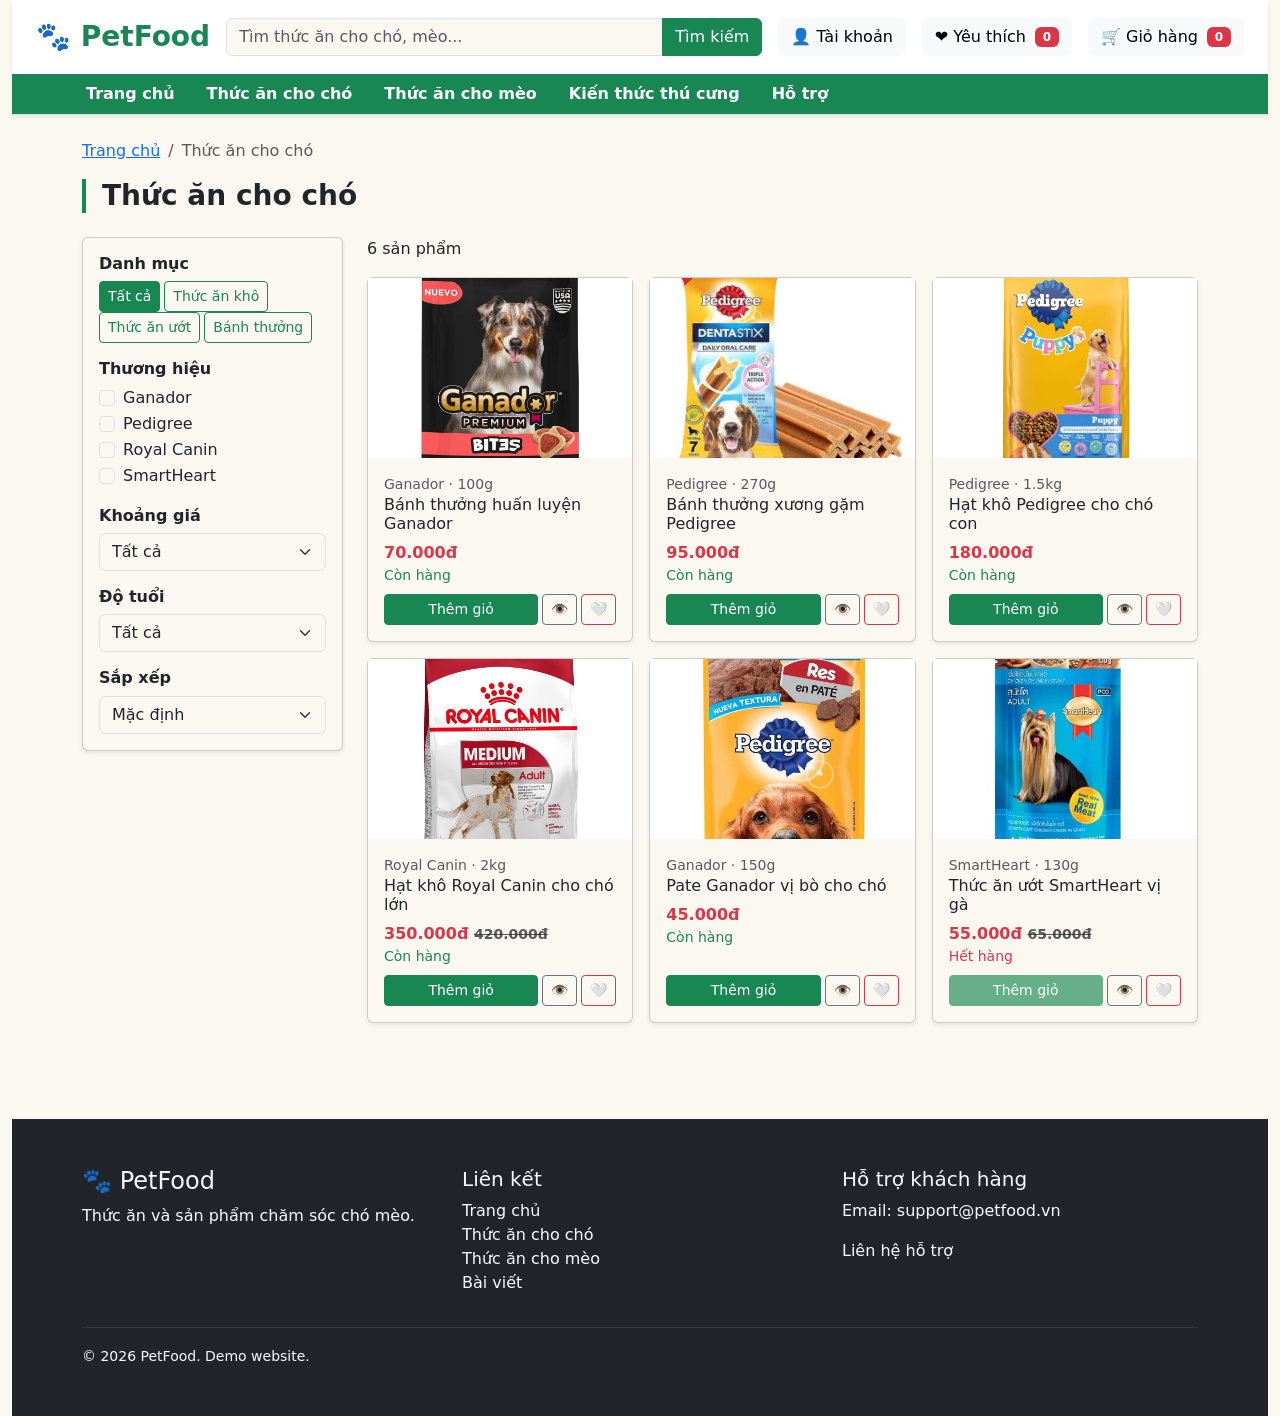
<file: html/san-pham.html>
<!doctype html>
<html lang="vi">
  <head>
    <meta charset="UTF-8" />
    <meta name="viewport" content="width=device-width, initial-scale=1" />
    <meta
      name="Nhom_Khoa_Thu_DHHTTT20A_KSTN"
      content="Web introducing and selling dog and cat online"
    />
    <title>PetFood - Sản phẩm cửa hàng</title>
    <link href="../css/bootstrap.min.css" rel="stylesheet" />
    <link href="../css/style.css" rel="stylesheet" />
  </head>
  <body>
    <div class="container-fluid">
      <header id="app-header">
        <div class="bg-white border-bottom shadow-sm sticky-top">
          <div class="container-fluid px-4">
            <div
              class="d-flex align-items-center justify-content-center gap-3 flex-nowrap py-3"
            >
              <a
                href="index.html"
                class="text-decoration-none text-success fw-bold fs-3 flex-shrink-0"
              >
                <span>🐾</span> PetFood
              </a>

              <form id="bieuMauTimKiem" class="input-group flex-grow-1">
                <input
                  id="oTimKiem"
                  class="form-control"
                  placeholder="Tìm thức ăn cho chó, mèo..."
                />
                <button class="btn btn-success" type="submit">Tìm kiếm</button>
              </form>

              <a
                id="nutTaiKhoan"
                href="tai-khoan.html"
                class="btn btn-light flex-shrink-0"
              >
                <span id="tenTaiKhoan">👤 Tài khoản</span>
              </a>

              <a
                class="btn btn-light position-relative flex-shrink-0"
                href="yeu-thich.html"
              >
                ❤️<span class="d-none d-lg-inline"> Yêu thích</span>
                <span id="soLuongYeuThich" class="badge bg-danger ms-1">0</span>
              </a>

              <a
                class="btn btn-light position-relative flex-shrink-0"
                href="gio-hang.html"
              >
                🛒<span class="d-none d-lg-inline"> Giỏ hàng</span>
                <span id="soLuongGioHang" class="badge bg-danger ms-1">0</span>
              </a>
            </div>
          </div>

          <nav
            class="navbar navbar-expand bg-success py-0"
            data-bs-theme="dark"
          >
            <div
              class="container main-nav navbar-nav justify-content-start flex-wrap"
            >
              <a
                class="nav-link text-white fw-semibold px-2 px-lg-3 py-2"
                href="index.html"
                >Trang chủ</a
              >
              <a
                class="nav-link text-white fw-semibold px-2 px-lg-3 py-2"
                href="san-pham.html?type=dog"
                >Thức ăn cho chó</a
              >
              <a
                class="nav-link text-white fw-semibold px-2 px-lg-3 py-2"
                href="san-pham.html?type=cat"
                >Thức ăn cho mèo</a
              >
              <a
                class="nav-link text-white fw-semibold px-2 px-lg-3 py-2"
                href="bai-viet.html"
                >Kiến thức thú cưng</a
              >
              <a
                class="nav-link text-white fw-semibold px-2 px-lg-3 py-2"
                href="ho-tro.html"
                >Hỗ trợ</a
              >
            </div>
          </nav>
        </div>
      </header>

      <main>
        <section id="page-list">
          <div class="container py-4">
            <nav aria-label="breadcrumb">
              <ol class="breadcrumb">
                <li class="breadcrumb-item">
                  <a href="index.html">Trang chủ</a>
                </li>
                <li class="breadcrumb-item active" id="duongDanDanhSach">
                  Sản phẩm
                </li>
              </ol>
            </nav>
            <h2
              id="tieuDeDanhSach"
              class="fs-3 fw-bold border-start border-4 border-success ps-3 mb-4"
            >
              Danh sách sản phẩm
            </h2>
            <div class="row g-4">
              <aside class="col-lg-3">
                <div class="card card-body shadow-sm" id="boLocDanhSach">
                  <h5 class="fs-6 fw-bold mb-2">Danh mục</h5>
                  <div id="khungDanhMucCon" class="mb-3"></div>
                  <h5 class="fs-6 fw-bold mb-2">Thương hiệu</h5>
                  <div id="khungThuongHieu" class="mb-3"></div>

                  <h5 class="fs-6 fw-bold mb-2">Khoảng giá</h5>
                  <select id="locGia" class="form-select mb-3">
                    <option value="">Tất cả</option>
                    <option value="lt200">Dưới 200.000đ</option>
                    <option value="200-400">200.000đ - 400.000đ</option>
                    <option value="gt400">Trên 400.000đ</option>
                  </select>
                  <h5 class="fs-6 fw-bold mb-2">Độ tuổi</h5>
                  <select id="locTuoi" class="form-select mb-3">
                    <option value="">Tất cả</option>
                    <option value="Con">Thú cưng con</option>
                    <option value="Trưởng thành">Trưởng thành</option>
                  </select>
                  <h5 class="fs-6 fw-bold mb-2">Sắp xếp</h5>
                  <select id="locSapXep" class="form-select">
                    <option value="">Mặc định</option>
                    <option value="asc">Giá tăng dần</option>
                    <option value="desc">Giá giảm dần</option>
                  </select>
                </div>
              </aside>
              <section class="col-lg-9">
                <div class="d-flex justify-content-between mb-3">
                  <span id="soKetQua">Sản phẩm</span>
                </div>

                <div id="luoiDanhSach" class="row g-3"></div>
                <div class="text-center mt-4">
                  <button id="nutXemThem" class="btn btn-outline-success px-5">
                    Xem thêm
                  </button>
                </div>
              </section>
            </div>
          </div>
        </section>
      </main>
      <footer id="app-footer">
        <div class="bg-dark text-light mt-5 py-5">
          <div class="container">
            <div class="row g-4">
              <div class="col-md-4">
                <h4>🐾 PetFood</h4>
                <p>Thức ăn và sản phẩm chăm sóc chó mèo.</p>
              </div>
              <div class="col-md-4">
                <h5>Liên kết</h5>
                <ul class="list-unstyled">
                  <li>
                    <a
                      class="link-light link-underline-opacity-0 link-underline-opacity-100-hover"
                      href="index.html"
                      >Trang chủ</a
                    >
                  </li>
                  <li>
                    <a
                      class="link-light link-underline-opacity-0 link-underline-opacity-100-hover"
                      href="san-pham.html?type=dog"
                      >Thức ăn cho chó</a
                    >
                  </li>
                  <li>
                    <a
                      class="link-light link-underline-opacity-0 link-underline-opacity-100-hover"
                      href="san-pham.html?type=cat"
                      >Thức ăn cho mèo</a
                    >
                  </li>
                  <li>
                    <a
                      class="link-light link-underline-opacity-0 link-underline-opacity-100-hover"
                      href="bai-viet.html"
                      >Bài viết</a
                    >
                  </li>
                </ul>
              </div>
              <div class="col-md-4">
                <h5>Hỗ trợ khách hàng</h5>
                <p>Email: support@petfood.vn</p>
                <a
                  class="link-light link-underline-opacity-0 link-underline-opacity-100-hover"
                  href="ho-tro.html"
                  >Liên hệ hỗ trợ</a
                >
              </div>
            </div>
            <hr class="border-secondary" />
            <small>© 2026 PetFood. Demo website.</small>
          </div>
        </div>
      </footer>

      <div id="app-modals">
        <div class="modal fade" id="modalDangNhap" tabindex="-1">
          <div class="modal-dialog modal-dialog-centered">
            <div class="modal-content">
              <div class="modal-header">
                <h5 class="modal-title">Tài khoản PetFood</h5>
                <button class="btn-close" data-bs-dismiss="modal"></button>
              </div>
              <div class="modal-body" id="thanModalDangNhap"></div>
            </div>
          </div>
        </div>
        <div class="modal fade" id="modalXemNhanh" tabindex="-1">
          <div class="modal-dialog modal-lg modal-dialog-centered">
            <div class="modal-content">
              <div class="modal-header">
                <h5 class="modal-title">Xem nhanh sản phẩm</h5>
                <button class="btn-close" data-bs-dismiss="modal"></button>
              </div>
              <div class="modal-body" id="thanXemNhanh"></div>
            </div>
          </div>
        </div>
        <div class="modal fade" id="modalXoa" tabindex="-1">
          <div class="modal-dialog modal-dialog-centered">
            <div class="modal-content">
              <div class="modal-header">
                <h5 class="modal-title">Xác nhận xóa</h5>
                <button class="btn-close" data-bs-dismiss="modal"></button>
              </div>
              <div class="modal-body" id="noiDungXoa"></div>
              <div class="modal-footer">
                <button class="btn btn-secondary" data-bs-dismiss="modal">
                  Hủy</button
                ><button id="nutXacNhanXoa" class="btn btn-danger">Xóa</button>
              </div>
            </div>
          </div>
        </div>
        <div class="modal fade" id="modalYeuThich" tabindex="-1">
          <div class="modal-dialog modal-dialog-centered">
            <div class="modal-content">
              <div class="modal-header">
                <h5 class="modal-title">Đã thêm yêu thích</h5>
                <button class="btn-close" data-bs-dismiss="modal"></button>
              </div>
              <div class="modal-body" id="anhYeuThich"></div>
              <div class="modal-footer">
                <button class="btn btn-secondary" data-bs-dismiss="modal">
                  Tiếp tục</button
                ><button id="nutXemYeuThich" class="btn btn-success">
                  Xem danh sách yêu thích
                </button>
              </div>
            </div>
          </div>
        </div>
        <div class="modal fade" id="modalHoSo" tabindex="-1">
          <div class="modal-dialog modal-dialog-centered">
            <div class="modal-content">
              <div class="modal-header">
                <h5 class="modal-title">Chỉnh sửa hồ sơ</h5>
                <button class="btn-close" data-bs-dismiss="modal"></button>
              </div>
              <div class="modal-body">
                <form id="bieuMauHoSo" class="needs-validation" novalidate>
                  <label class="form-label">Họ tên</label
                  ><input
                    id="suaHoTen"
                    class="form-control mb-2"
                    required
                  /><label class="form-label">Số điện thoại</label
                  ><input
                    id="suaSdt"
                    class="form-control mb-2"
                    pattern="0[0-9]{9}"
                  /><label class="form-label">Địa chỉ</label
                  ><textarea id="suaDiaChi" class="form-control mb-3"></textarea
                  ><button class="btn btn-success" type="submit">
                    Lưu thay đổi
                  </button>
                </form>
              </div>
            </div>
          </div>
        </div>
        <div class="modal fade" id="modalHuyDon" tabindex="-1">
          <div class="modal-dialog modal-dialog-centered">
            <div class="modal-content">
              <div class="modal-header">
                <h5 class="modal-title">Hủy đơn hàng</h5>
                <button class="btn-close" data-bs-dismiss="modal"></button>
              </div>
              <div class="modal-body">
                Bạn có chắc muốn hủy đơn <strong id="maDonHuy"></strong>?
              </div>
              <div class="modal-footer">
                <button class="btn btn-secondary" data-bs-dismiss="modal">
                  Không</button
                ><button id="nutXacNhanHuy" class="btn btn-danger">
                  Xác nhận hủy
                </button>
              </div>
            </div>
          </div>
        </div>
      </div>

      <div class="toast-container position-fixed bottom-0 end-0 p-3">
        <div
          id="thongBao"
          class="toast align-items-center text-bg-success border-0"
          role="alert"
        >
          <div class="d-flex">
            <div class="toast-body" id="thanThongBao"></div>
            <button
              class="btn-close btn-close-white me-2 m-auto"
              data-bs-dismiss="toast"
            ></button>
          </div>
        </div>
      </div>
    </div>

    <script src="../js/jquery-3.6.0.min.js"></script>
    <script src="../js/bootstrap.bundle.min.js"></script>
    <script src="../js/app.js"></script>
    <script src="../js/products.js"></script>
  </body>
</html>
</file>
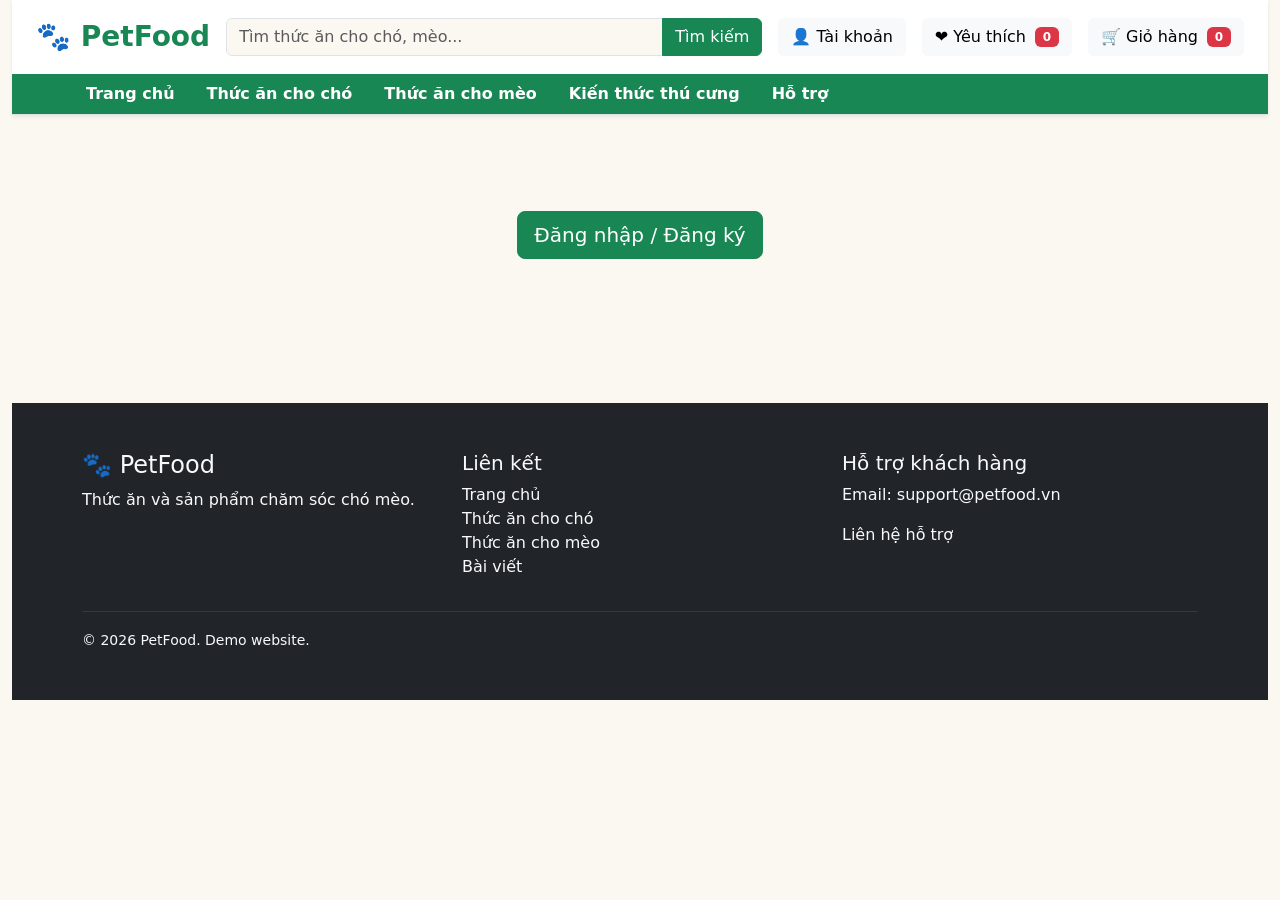
<file: html/tai-khoan.html>
<!doctype html>
<html lang="vi">
  <head>
    <meta charset="UTF-8" />
    <meta name="viewport" content="width=device-width, initial-scale=1" />
    <meta
      name="Nhom_Khoa_Thu_DHHTTT20A_KSTN"
      content="Web introducing and selling dog and cat online"
    />
    <title>PetFood - Hồ sơ cá nhân</title>
    <link href="../css/bootstrap.min.css" rel="stylesheet" />
    <link href="../css/style.css" rel="stylesheet" />
  </head>
  <body>
    <div class="container-fluid">
      <header id="app-header">
        <div class="bg-white border-bottom shadow-sm sticky-top">
          <div class="container-fluid px-4">
            <div
              class="d-flex align-items-center justify-content-center gap-3 flex-nowrap py-3"
            >
              <a
                href="index.html"
                class="text-decoration-none text-success fw-bold fs-3 flex-shrink-0"
              >
                <span>🐾</span> PetFood
              </a>

              <form id="bieuMauTimKiem" class="input-group flex-grow-1">
                <input
                  id="oTimKiem"
                  class="form-control"
                  placeholder="Tìm thức ăn cho chó, mèo..."
                />
                <button class="btn btn-success" type="submit">Tìm kiếm</button>
              </form>

              <a
                id="nutTaiKhoan"
                href="tai-khoan.html"
                class="btn btn-light flex-shrink-0"
              >
                <span id="tenTaiKhoan">👤 Tài khoản</span>
              </a>

              <a
                class="btn btn-light position-relative flex-shrink-0"
                href="yeu-thich.html"
              >
                ❤️<span class="d-none d-lg-inline"> Yêu thích</span>
                <span id="soLuongYeuThich" class="badge bg-danger ms-1">0</span>
              </a>

              <a
                class="btn btn-light position-relative flex-shrink-0"
                href="gio-hang.html"
              >
                🛒<span class="d-none d-lg-inline"> Giỏ hàng</span>
                <span id="soLuongGioHang" class="badge bg-danger ms-1">0</span>
              </a>
            </div>
          </div>

          <nav
            class="navbar navbar-expand bg-success py-0"
            data-bs-theme="dark"
          >
            <div
              class="container main-nav navbar-nav justify-content-start flex-wrap"
            >
              <a
                class="nav-link text-white fw-semibold px-2 px-lg-3 py-2"
                href="index.html"
                >Trang chủ</a
              >
              <a
                class="nav-link text-white fw-semibold px-2 px-lg-3 py-2"
                href="san-pham.html?type=dog"
                >Thức ăn cho chó</a
              >
              <a
                class="nav-link text-white fw-semibold px-2 px-lg-3 py-2"
                href="san-pham.html?type=cat"
                >Thức ăn cho mèo</a
              >
              <a
                class="nav-link text-white fw-semibold px-2 px-lg-3 py-2"
                href="bai-viet.html"
                >Kiến thức thú cưng</a
              >
              <a
                class="nav-link text-white fw-semibold px-2 px-lg-3 py-2"
                href="ho-tro.html"
                >Hỗ trợ</a
              >
            </div>
          </nav>
        </div>
      </header>

      <main>
        <section id="page-profile">
          <div class="container py-5">
            <div id="khungKhach" class="text-center py-5 d-none">
              <button id="nutMoDangNhap" class="btn btn-success btn-lg">
                Đăng nhập / Đăng ký
              </button>
            </div>
            <div id="khungHoSo" class="d-none">
              <h2
                class="fs-3 fw-bold border-start border-4 border-success ps-3 mb-4"
              >
                Hồ sơ cá nhân
              </h2>
              <div class="card card-body mx-auto" style="max-width: 700px">
                <div class="d-flex align-items-center gap-3 mb-4">
                  <div
                    id="hoSoAnhDaiDien"
                    class="rounded-circle bg-success text-white d-flex align-items-center justify-content-center fs-2 fw-bold flex-shrink-0"
                    style="width: 72px; height: 72px"
                  >
                    U
                  </div>
                  <div>
                    <h4 id="hoSoHoTen"></h4>
                    <div id="hoSoTaiKhoan" class="text-muted"></div>
                  </div>
                </div>
                <p>Số điện thoại: <span id="hoSoSdt"></span></p>
                <p>Địa chỉ: <span id="hoSoDiaChi"></span></p>
                <div class="d-flex gap-2 flex-wrap">
                  <button id="nutSuaHoSo" class="btn btn-success">
                    Chỉnh sửa hồ sơ</button
                  ><button id="nutDoiMatKhau" class="btn btn-outline-success">
                    Đổi mật khẩu</button
                  ><a class="btn btn-outline-secondary" href="don-hang.html">
                    Lịch sử đơn hàng</a
                  ><button class="btn btn-outline-danger btn-logout">
                    Đăng xuất
                  </button>
                </div>
              </div>
            </div>
          </div>
        </section>
      </main>
      <footer id="app-footer">
        <div class="bg-dark text-light mt-5 py-5">
          <div class="container">
            <div class="row g-4">
              <div class="col-md-4">
                <h4>🐾 PetFood</h4>
                <p>Thức ăn và sản phẩm chăm sóc chó mèo.</p>
              </div>
              <div class="col-md-4">
                <h5>Liên kết</h5>
                <ul class="list-unstyled">
                  <li>
                    <a
                      class="link-light link-underline-opacity-0 link-underline-opacity-100-hover"
                      href="index.html"
                      >Trang chủ</a
                    >
                  </li>
                  <li>
                    <a
                      class="link-light link-underline-opacity-0 link-underline-opacity-100-hover"
                      href="san-pham.html?type=dog"
                      >Thức ăn cho chó</a
                    >
                  </li>
                  <li>
                    <a
                      class="link-light link-underline-opacity-0 link-underline-opacity-100-hover"
                      href="san-pham.html?type=cat"
                      >Thức ăn cho mèo</a
                    >
                  </li>
                  <li>
                    <a
                      class="link-light link-underline-opacity-0 link-underline-opacity-100-hover"
                      href="bai-viet.html"
                      >Bài viết</a
                    >
                  </li>
                </ul>
              </div>
              <div class="col-md-4">
                <h5>Hỗ trợ khách hàng</h5>
                <p>Email: support@petfood.vn</p>
                <a
                  class="link-light link-underline-opacity-0 link-underline-opacity-100-hover"
                  href="ho-tro.html"
                  >Liên hệ hỗ trợ</a
                >
              </div>
            </div>
            <hr class="border-secondary" />
            <small>© 2026 PetFood. Demo website.</small>
          </div>
        </div>
      </footer>

      <div id="app-modals">
        <div class="modal fade" id="modalDangNhap" tabindex="-1">
          <div class="modal-dialog modal-dialog-centered">
            <div class="modal-content">
              <div class="modal-header">
                <h5 class="modal-title">Tài khoản PetFood</h5>
                <button class="btn-close" data-bs-dismiss="modal"></button>
              </div>
              <div class="modal-body" id="thanModalDangNhap"></div>
            </div>
          </div>
        </div>
        <div class="modal fade" id="modalXemNhanh" tabindex="-1">
          <div class="modal-dialog modal-lg modal-dialog-centered">
            <div class="modal-content">
              <div class="modal-header">
                <h5 class="modal-title">Xem nhanh sản phẩm</h5>
                <button class="btn-close" data-bs-dismiss="modal"></button>
              </div>
              <div class="modal-body" id="thanXemNhanh"></div>
            </div>
          </div>
        </div>
        <div class="modal fade" id="modalXoa" tabindex="-1">
          <div class="modal-dialog modal-dialog-centered">
            <div class="modal-content">
              <div class="modal-header">
                <h5 class="modal-title">Xác nhận xóa</h5>
                <button class="btn-close" data-bs-dismiss="modal"></button>
              </div>
              <div class="modal-body" id="noiDungXoa"></div>
              <div class="modal-footer">
                <button class="btn btn-secondary" data-bs-dismiss="modal">
                  Hủy</button
                ><button id="nutXacNhanXoa" class="btn btn-danger">Xóa</button>
              </div>
            </div>
          </div>
        </div>
        <div class="modal fade" id="modalYeuThich" tabindex="-1">
          <div class="modal-dialog modal-dialog-centered">
            <div class="modal-content">
              <div class="modal-header">
                <h5 class="modal-title">Đã thêm yêu thích</h5>
                <button class="btn-close" data-bs-dismiss="modal"></button>
              </div>
              <div class="modal-body" id="anhYeuThich"></div>
              <div class="modal-footer">
                <button class="btn btn-secondary" data-bs-dismiss="modal">
                  Tiếp tục</button
                ><button id="nutXemYeuThich" class="btn btn-success">
                  Xem danh sách yêu thích
                </button>
              </div>
            </div>
          </div>
        </div>
        <div class="modal fade" id="modalHoSo" tabindex="-1">
          <div class="modal-dialog modal-dialog-centered">
            <div class="modal-content">
              <div class="modal-header">
                <h5 class="modal-title">Chỉnh sửa hồ sơ</h5>
                <button class="btn-close" data-bs-dismiss="modal"></button>
              </div>
              <div class="modal-body">
                <form id="bieuMauHoSo" class="needs-validation" novalidate>
                  <label class="form-label">Họ tên</label
                  ><input
                    id="suaHoTen"
                    class="form-control mb-2"
                    required
                  /><label class="form-label">Số điện thoại</label
                  ><input
                    id="suaSdt"
                    class="form-control mb-2"
                    pattern="0[0-9]{9}"
                  /><label class="form-label">Địa chỉ</label
                  ><textarea id="suaDiaChi" class="form-control mb-3"></textarea
                  ><button class="btn btn-success" type="submit">
                    Lưu thay đổi
                  </button>
                </form>
              </div>
            </div>
          </div>
        </div>
        <div class="modal fade" id="modalHuyDon" tabindex="-1">
          <div class="modal-dialog modal-dialog-centered">
            <div class="modal-content">
              <div class="modal-header">
                <h5 class="modal-title">Hủy đơn hàng</h5>
                <button class="btn-close" data-bs-dismiss="modal"></button>
              </div>
              <div class="modal-body">
                Bạn có chắc muốn hủy đơn <strong id="maDonHuy"></strong>?
              </div>
              <div class="modal-footer">
                <button class="btn btn-secondary" data-bs-dismiss="modal">
                  Không</button
                ><button id="nutXacNhanHuy" class="btn btn-danger">
                  Xác nhận hủy
                </button>
              </div>
            </div>
          </div>
        </div>
      </div>

      <div class="toast-container position-fixed bottom-0 end-0 p-3">
        <div
          id="thongBao"
          class="toast align-items-center text-bg-success border-0"
          role="alert"
        >
          <div class="d-flex">
            <div class="toast-body" id="thanThongBao"></div>
            <button
              class="btn-close btn-close-white me-2 m-auto"
              data-bs-dismiss="toast"
            ></button>
          </div>
        </div>
      </div>
    </div>

    <script src="../js/jquery-3.6.0.min.js"></script>
    <script src="../js/bootstrap.bundle.min.js"></script>
    <script src="../js/app.js"></script>
    <script src="../js/account.js"></script>
  </body>
</html>
</file>
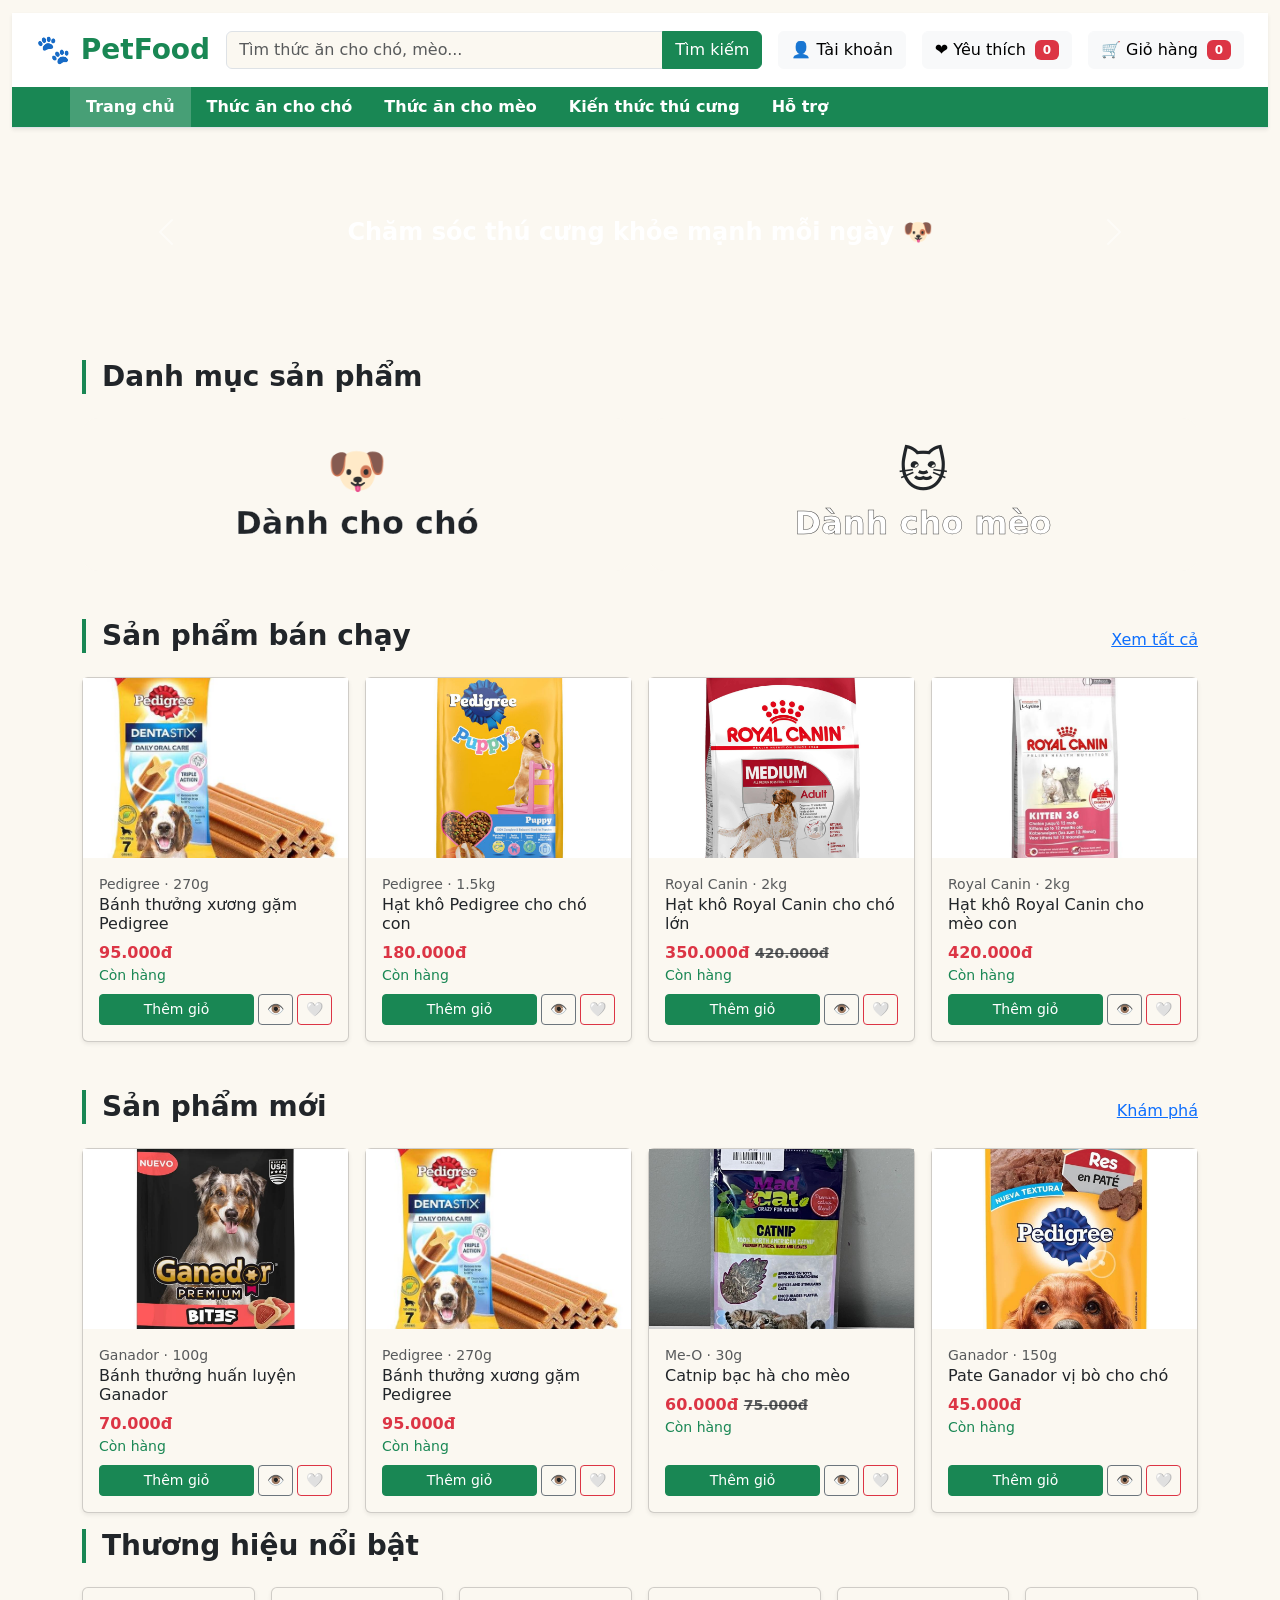
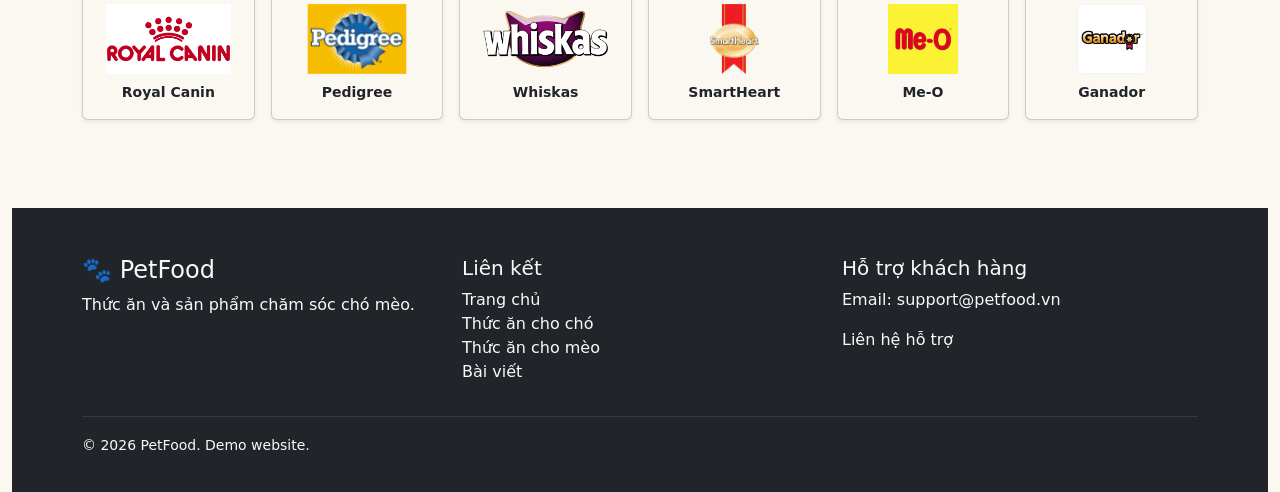
<file: html/thanh-toan.html>
<!doctype html>
<html lang="vi">
  <head>
    <meta charset="UTF-8" />
    <meta name="viewport" content="width=device-width, initial-scale=1" />
    <meta
      name="Nhom_Khoa_Thu_DHHTTT20A_KSTN"
      content="Web introducing and selling dog and cat online"
    />
    <title>PetFood - Thanh toán</title>
    <link href="../css/bootstrap.min.css" rel="stylesheet" />
    <link href="../css/style.css" rel="stylesheet" />
  </head>
  <body>
    <div class="container-fluid">
      <header id="app-header">
        <div class="bg-white border-bottom shadow-sm sticky-top">
          <div class="container-fluid px-4">
            <div
              class="d-flex align-items-center justify-content-center gap-3 flex-nowrap py-3"
            >
              <a
                href="index.html"
                class="text-decoration-none text-success fw-bold fs-3 flex-shrink-0"
              >
                <span>🐾</span> PetFood
              </a>

              <form id="bieuMauTimKiem" class="input-group flex-grow-1">
                <input
                  id="oTimKiem"
                  class="form-control"
                  placeholder="Tìm thức ăn cho chó, mèo..."
                />
                <button class="btn btn-success" type="submit">Tìm kiếm</button>
              </form>

              <a
                id="nutTaiKhoan"
                href="tai-khoan.html"
                class="btn btn-light flex-shrink-0"
              >
                <span id="tenTaiKhoan">👤 Tài khoản</span>
              </a>

              <a
                class="btn btn-light position-relative flex-shrink-0"
                href="yeu-thich.html"
              >
                ❤️<span class="d-none d-lg-inline"> Yêu thích</span>
                <span id="soLuongYeuThich" class="badge bg-danger ms-1">0</span>
              </a>

              <a
                class="btn btn-light position-relative flex-shrink-0"
                href="gio-hang.html"
              >
                🛒<span class="d-none d-lg-inline"> Giỏ hàng</span>
                <span id="soLuongGioHang" class="badge bg-danger ms-1">0</span>
              </a>
            </div>
          </div>

          <nav
            class="navbar navbar-expand bg-success py-0"
            data-bs-theme="dark"
          >
            <div
              class="container main-nav navbar-nav justify-content-start flex-wrap"
            >
              <a
                class="nav-link text-white fw-semibold px-2 px-lg-3 py-2"
                href="index.html"
                >Trang chủ</a
              >
              <a
                class="nav-link text-white fw-semibold px-2 px-lg-3 py-2"
                href="san-pham.html?type=dog"
                >Thức ăn cho chó</a
              >
              <a
                class="nav-link text-white fw-semibold px-2 px-lg-3 py-2"
                href="san-pham.html?type=cat"
                >Thức ăn cho mèo</a
              >
              <a
                class="nav-link text-white fw-semibold px-2 px-lg-3 py-2"
                href="bai-viet.html"
                >Kiến thức thú cưng</a
              >
              <a
                class="nav-link text-white fw-semibold px-2 px-lg-3 py-2"
                href="ho-tro.html"
                >Hỗ trợ</a
              >
            </div>
          </nav>
        </div>
      </header>

      <main>
        <section id="page-checkout">
          <div class="container py-5">
            <h2
              class="fs-3 fw-bold border-start border-4 border-success ps-3 mb-4"
            >
              Thanh toán
            </h2>
            <form id="bieuMauThanhToan" class="needs-validation" novalidate>
              <div class="row g-4">
                <div class="col-lg-7">
                  <div class="card card-body">
                    <h5>Thông tin nhận hàng</h5>
                    <label class="form-label mt-2">Họ tên</label
                    ><input id="hoTenThanhToan" class="form-control" required />
                    <label class="form-label mt-2">Số điện thoại</label
                    ><input
                      id="sdtThanhToan"
                      class="form-control"
                      pattern="0[0-9]{9}"
                      required
                    />
                    <label class="form-label mt-2">Địa chỉ nhận hàng</label
                    ><textarea
                      id="diaChiThanhToan"
                      class="form-control"
                      rows="3"
                      required
                    ></textarea>
                    <h5 class="mt-4">Phương thức thanh toán</h5>
                    <label class="d-block"
                      ><input
                        type="radio"
                        name="pay"
                        value="Thanh toán khi nhận hàng"
                        checked
                      />
                      Thanh toán khi nhận hàng</label
                    ><label class="d-block"
                      ><input type="radio" name="pay" value="Chuyển khoản" />
                      Chuyển khoản ngân hàng</label
                    >
                  </div>
                </div>
                <div class="col-lg-5">
                  <div class="card card-body">
                    <h5>Đơn hàng của bạn</h5>
                    <div id="dsSanPhamThanhToan" class="mb-3"></div>
                    <div class="d-flex justify-content-between">
                      <span>Vận chuyển</span
                      ><span id="phiVanChuyenThanhToan"></span>
                    </div>
                    <hr class="border-secondary" />
                    <div class="d-flex justify-content-between fw-bold">
                      <span>Tổng cộng</span><span id="tongThanhToan"></span>
                    </div>
                    <button class="btn btn-success w-100 mt-4" type="submit">
                      Đặt hàng
                    </button>
                  </div>
                </div>
              </div>
            </form>
          </div>
        </section>
      </main>
      <footer id="app-footer">
        <div class="bg-dark text-light mt-5 py-5">
          <div class="container">
            <div class="row g-4">
              <div class="col-md-4">
                <h4>🐾 PetFood</h4>
                <p>Thức ăn và sản phẩm chăm sóc chó mèo.</p>
              </div>
              <div class="col-md-4">
                <h5>Liên kết</h5>
                <ul class="list-unstyled">
                  <li>
                    <a
                      class="link-light link-underline-opacity-0 link-underline-opacity-100-hover"
                      href="index.html"
                      >Trang chủ</a
                    >
                  </li>
                  <li>
                    <a
                      class="link-light link-underline-opacity-0 link-underline-opacity-100-hover"
                      href="san-pham.html?type=dog"
                      >Thức ăn cho chó</a
                    >
                  </li>
                  <li>
                    <a
                      class="link-light link-underline-opacity-0 link-underline-opacity-100-hover"
                      href="san-pham.html?type=cat"
                      >Thức ăn cho mèo</a
                    >
                  </li>
                  <li>
                    <a
                      class="link-light link-underline-opacity-0 link-underline-opacity-100-hover"
                      href="bai-viet.html"
                      >Bài viết</a
                    >
                  </li>
                </ul>
              </div>
              <div class="col-md-4">
                <h5>Hỗ trợ khách hàng</h5>
                <p>Email: support@petfood.vn</p>
                <a
                  class="link-light link-underline-opacity-0 link-underline-opacity-100-hover"
                  href="ho-tro.html"
                  >Liên hệ hỗ trợ</a
                >
              </div>
            </div>
            <hr class="border-secondary" />
            <small>© 2026 PetFood. Demo website.</small>
          </div>
        </div>
      </footer>

      <div id="app-modals">
        <div class="modal fade" id="modalDangNhap" tabindex="-1">
          <div class="modal-dialog modal-dialog-centered">
            <div class="modal-content">
              <div class="modal-header">
                <h5 class="modal-title">Tài khoản PetFood</h5>
                <button class="btn-close" data-bs-dismiss="modal"></button>
              </div>
              <div class="modal-body" id="thanModalDangNhap"></div>
            </div>
          </div>
        </div>
        <div class="modal fade" id="modalXemNhanh" tabindex="-1">
          <div class="modal-dialog modal-lg modal-dialog-centered">
            <div class="modal-content">
              <div class="modal-header">
                <h5 class="modal-title">Xem nhanh sản phẩm</h5>
                <button class="btn-close" data-bs-dismiss="modal"></button>
              </div>
              <div class="modal-body" id="thanXemNhanh"></div>
            </div>
          </div>
        </div>
        <div class="modal fade" id="modalXoa" tabindex="-1">
          <div class="modal-dialog modal-dialog-centered">
            <div class="modal-content">
              <div class="modal-header">
                <h5 class="modal-title">Xác nhận xóa</h5>
                <button class="btn-close" data-bs-dismiss="modal"></button>
              </div>
              <div class="modal-body" id="noiDungXoa"></div>
              <div class="modal-footer">
                <button class="btn btn-secondary" data-bs-dismiss="modal">
                  Hủy</button
                ><button id="nutXacNhanXoa" class="btn btn-danger">Xóa</button>
              </div>
            </div>
          </div>
        </div>
        <div class="modal fade" id="modalYeuThich" tabindex="-1">
          <div class="modal-dialog modal-dialog-centered">
            <div class="modal-content">
              <div class="modal-header">
                <h5 class="modal-title">Đã thêm yêu thích</h5>
                <button class="btn-close" data-bs-dismiss="modal"></button>
              </div>
              <div class="modal-body" id="anhYeuThich"></div>
              <div class="modal-footer">
                <button class="btn btn-secondary" data-bs-dismiss="modal">
                  Tiếp tục</button
                ><button id="nutXemYeuThich" class="btn btn-success">
                  Xem danh sách yêu thích
                </button>
              </div>
            </div>
          </div>
        </div>
        <div class="modal fade" id="modalHoSo" tabindex="-1">
          <div class="modal-dialog modal-dialog-centered">
            <div class="modal-content">
              <div class="modal-header">
                <h5 class="modal-title">Chỉnh sửa hồ sơ</h5>
                <button class="btn-close" data-bs-dismiss="modal"></button>
              </div>
              <div class="modal-body">
                <form id="bieuMauHoSo" class="needs-validation" novalidate>
                  <label class="form-label">Họ tên</label
                  ><input
                    id="suaHoTen"
                    class="form-control mb-2"
                    required
                  /><label class="form-label">Số điện thoại</label
                  ><input
                    id="suaSdt"
                    class="form-control mb-2"
                    pattern="0[0-9]{9}"
                  /><label class="form-label">Địa chỉ</label
                  ><textarea id="suaDiaChi" class="form-control mb-3"></textarea
                  ><button class="btn btn-success" type="submit">
                    Lưu thay đổi
                  </button>
                </form>
              </div>
            </div>
          </div>
        </div>
        <div class="modal fade" id="modalHuyDon" tabindex="-1">
          <div class="modal-dialog modal-dialog-centered">
            <div class="modal-content">
              <div class="modal-header">
                <h5 class="modal-title">Hủy đơn hàng</h5>
                <button class="btn-close" data-bs-dismiss="modal"></button>
              </div>
              <div class="modal-body">
                Bạn có chắc muốn hủy đơn <strong id="maDonHuy"></strong>?
              </div>
              <div class="modal-footer">
                <button class="btn btn-secondary" data-bs-dismiss="modal">
                  Không</button
                ><button id="nutXacNhanHuy" class="btn btn-danger">
                  Xác nhận hủy
                </button>
              </div>
            </div>
          </div>
        </div>
      </div>

      <div class="toast-container position-fixed bottom-0 end-0 p-3">
        <div
          id="thongBao"
          class="toast align-items-center text-bg-success border-0"
          role="alert"
        >
          <div class="d-flex">
            <div class="toast-body" id="thanThongBao"></div>
            <button
              class="btn-close btn-close-white me-2 m-auto"
              data-bs-dismiss="toast"
            ></button>
          </div>
        </div>
      </div>
    </div>

    <script src="../js/jquery-3.6.0.min.js"></script>
    <script src="../js/bootstrap.bundle.min.js"></script>
    <script src="../js/app.js"></script>
    <script src="../js/cart.js"></script>
  </body>
</html>
</file>
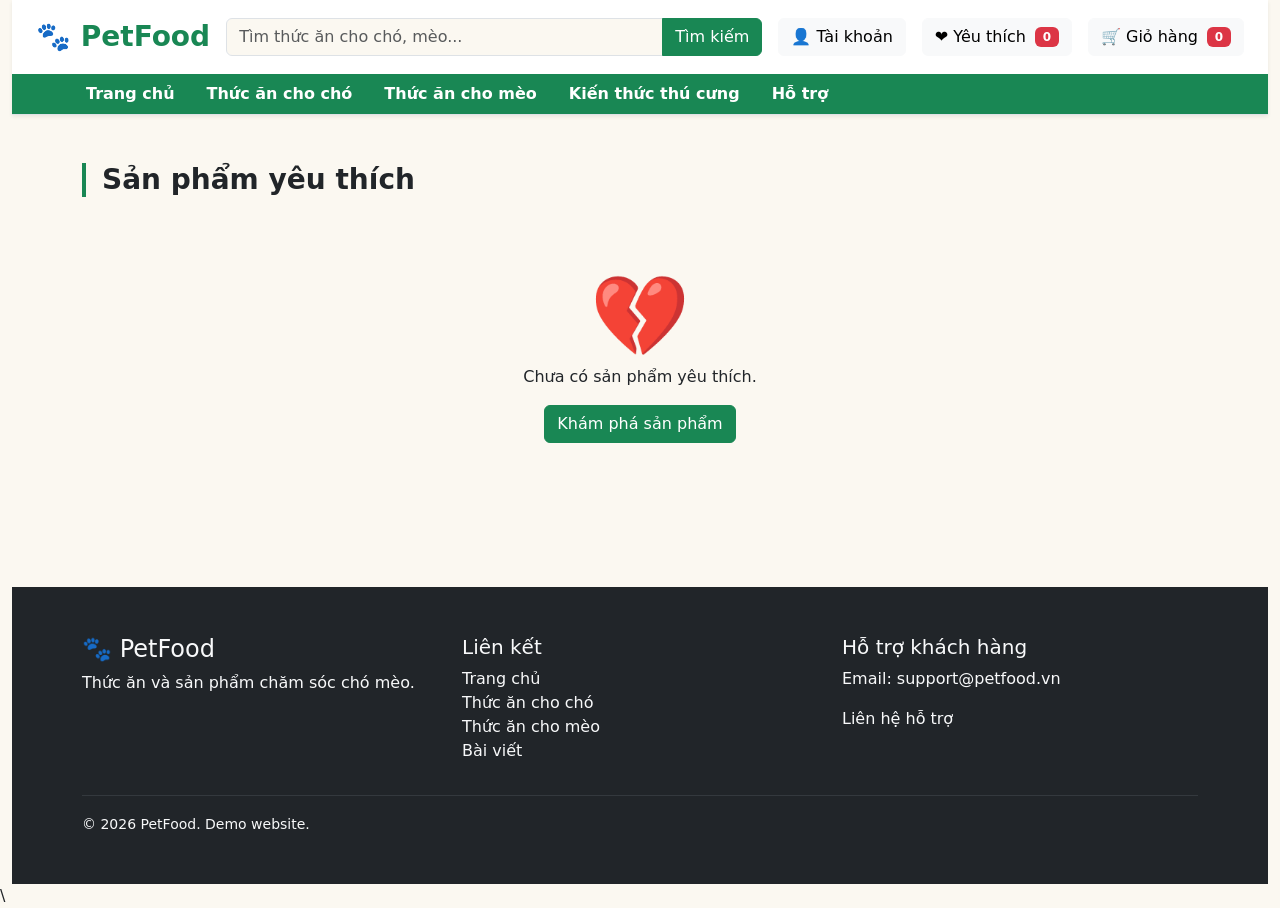
<file: html/yeu-thich.html>
<!doctype html>
<html lang="vi">
  <head>
    <meta charset="UTF-8" />
    <meta name="viewport" content="width=device-width, initial-scale=1" />
    <meta
      name="Nhom_Khoa_Thu_DHHTTT20A_KSTN"
      content="Web introducing and selling dog and cat online"
    />
    <title>PetFood - Sản phẩm yêu thích</title>
    <link href="../css/bootstrap.min.css" rel="stylesheet" />
    <link href="../css/style.css" rel="stylesheet" />
  </head>
  <body>
    <div class="container-fluid">
      <header id="app-header">
        <div class="bg-white border-bottom shadow-sm sticky-top">
          <div class="container-fluid px-4">
            <div
              class="d-flex align-items-center justify-content-center gap-3 flex-nowrap py-3"
            >
              <a
                href="index.html"
                class="text-decoration-none text-success fw-bold fs-3 flex-shrink-0"
              >
                <span>🐾</span> PetFood
              </a>

              <form id="bieuMauTimKiem" class="input-group flex-grow-1">
                <input
                  id="oTimKiem"
                  class="form-control"
                  placeholder="Tìm thức ăn cho chó, mèo..."
                />
                <button class="btn btn-success" type="submit">Tìm kiếm</button>
              </form>

              <a
                id="nutTaiKhoan"
                href="tai-khoan.html"
                class="btn btn-light flex-shrink-0"
              >
                <span id="tenTaiKhoan">👤 Tài khoản</span>
              </a>

              <a
                class="btn btn-light position-relative flex-shrink-0"
                href="yeu-thich.html"
              >
                ❤️<span class="d-none d-lg-inline"> Yêu thích</span>
                <span id="soLuongYeuThich" class="badge bg-danger ms-1">0</span>
              </a>

              <a
                class="btn btn-light position-relative flex-shrink-0"
                href="gio-hang.html"
              >
                🛒<span class="d-none d-lg-inline"> Giỏ hàng</span>
                <span id="soLuongGioHang" class="badge bg-danger ms-1">0</span>
              </a>
            </div>
          </div>

          <nav
            class="navbar navbar-expand bg-success py-0"
            data-bs-theme="dark"
          >
            <div
              class="container main-nav navbar-nav justify-content-start flex-wrap"
            >
              <a
                class="nav-link text-white fw-semibold px-2 px-lg-3 py-2"
                href="index.html"
                >Trang chủ</a
              >
              <a
                class="nav-link text-white fw-semibold px-2 px-lg-3 py-2"
                href="san-pham.html?type=dog"
                >Thức ăn cho chó</a
              >
              <a
                class="nav-link text-white fw-semibold px-2 px-lg-3 py-2"
                href="san-pham.html?type=cat"
                >Thức ăn cho mèo</a
              >
              <a
                class="nav-link text-white fw-semibold px-2 px-lg-3 py-2"
                href="bai-viet.html"
                >Kiến thức thú cưng</a
              >
              <a
                class="nav-link text-white fw-semibold px-2 px-lg-3 py-2"
                href="ho-tro.html"
                >Hỗ trợ</a
              >
            </div>
          </nav>
        </div>
      </header>

      <main>
        <section id="page-wishlist">
          <div class="container py-5">
            <h2
              class="fs-3 fw-bold border-start border-4 border-success ps-3 mb-4"
            >
              Sản phẩm yêu thích
            </h2>
            <div id="luoiYeuThich" class="row g-3"></div>
          </div>
        </section>
      </main>
      <footer id="app-footer">
        <div class="bg-dark text-light mt-5 py-5">
          <div class="container">
            <div class="row g-4">
              <div class="col-md-4">
                <h4>🐾 PetFood</h4>
                <p>Thức ăn và sản phẩm chăm sóc chó mèo.</p>
              </div>
              <div class="col-md-4">
                <h5>Liên kết</h5>
                <ul class="list-unstyled">
                  <li>
                    <a
                      class="link-light link-underline-opacity-0 link-underline-opacity-100-hover"
                      href="index.html"
                      >Trang chủ</a
                    >
                  </li>
                  <li>
                    <a
                      class="link-light link-underline-opacity-0 link-underline-opacity-100-hover"
                      href="san-pham.html?type=dog"
                      >Thức ăn cho chó</a
                    >
                  </li>
                  <li>
                    <a
                      class="link-light link-underline-opacity-0 link-underline-opacity-100-hover"
                      href="san-pham.html?type=cat"
                      >Thức ăn cho mèo</a
                    >
                  </li>
                  <li>
                    <a
                      class="link-light link-underline-opacity-0 link-underline-opacity-100-hover"
                      href="bai-viet.html"
                      >Bài viết</a
                    >
                  </li>
                </ul>
              </div>
              <div class="col-md-4">
                <h5>Hỗ trợ khách hàng</h5>
                <p>Email: support@petfood.vn</p>
                <a
                  class="link-light link-underline-opacity-0 link-underline-opacity-100-hover"
                  href="ho-tro.html"
                  >Liên hệ hỗ trợ</a
                >
              </div>
            </div>
            <hr class="border-secondary" />
            <small>© 2026 PetFood. Demo website.</small>
          </div>
        </div>
      </footer>

      <div id="app-modals">
        <div class="modal fade" id="modalDangNhap" tabindex="-1">
          <div class="modal-dialog modal-dialog-centered">
            <div class="modal-content">
              <div class="modal-header">
                <h5 class="modal-title">Tài khoản PetFood</h5>
                <button class="btn-close" data-bs-dismiss="modal"></button>
              </div>
              <div class="modal-body" id="thanModalDangNhap"></div>
            </div>
          </div>
        </div>
        <div class="modal fade" id="modalXemNhanh" tabindex="-1">
          <div class="modal-dialog modal-lg modal-dialog-centered">
            <div class="modal-content">
              <div class="modal-header">
                <h5 class="modal-title">Xem nhanh sản phẩm</h5>
                <button class="btn-close" data-bs-dismiss="modal"></button>
              </div>
              <div class="modal-body" id="thanXemNhanh"></div>
            </div>
          </div>
        </div>
        <div class="modal fade" id="modalXoa" tabindex="-1">
          <div class="modal-dialog modal-dialog-centered">
            <div class="modal-content">
              <div class="modal-header">
                <h5 class="modal-title">Xác nhận xóa</h5>
                <button class="btn-close" data-bs-dismiss="modal"></button>
              </div>
              <div class="modal-body" id="noiDungXoa"></div>
              <div class="modal-footer">
                <button class="btn btn-secondary" data-bs-dismiss="modal">
                  Hủy</button
                ><button id="nutXacNhanXoa" class="btn btn-danger">Xóa</button>
              </div>
            </div>
          </div>
        </div>
        <div class="modal fade" id="modalYeuThich" tabindex="-1">
          <div class="modal-dialog modal-dialog-centered">
            <div class="modal-content">
              <div class="modal-header">
                <h5 class="modal-title">Đã thêm yêu thích</h5>
                <button class="btn-close" data-bs-dismiss="modal"></button>
              </div>
              <div class="modal-body" id="anhYeuThich"></div>
              <div class="modal-footer">
                <button class="btn btn-secondary" data-bs-dismiss="modal">
                  Tiếp tục</button
                ><button id="nutXemYeuThich" class="btn btn-success">
                  Xem danh sách yêu thích
                </button>
              </div>
            </div>
          </div>
        </div>
        <div class="modal fade" id="modalHoSo" tabindex="-1">
          <div class="modal-dialog modal-dialog-centered">
            <div class="modal-content">
              <div class="modal-header">
                <h5 class="modal-title">Chỉnh sửa hồ sơ</h5>
                <button class="btn-close" data-bs-dismiss="modal"></button>
              </div>
              <div class="modal-body">
                <form id="bieuMauHoSo" class="needs-validation" novalidate>
                  <label class="form-label">Họ tên</label
                  ><input
                    id="suaHoTen"
                    class="form-control mb-2"
                    required
                  /><label class="form-label">Số điện thoại</label
                  ><input
                    id="suaSdt"
                    class="form-control mb-2"
                    pattern="0[0-9]{9}"
                  /><label class="form-label">Địa chỉ</label
                  ><textarea id="suaDiaChi" class="form-control mb-3"></textarea
                  ><button class="btn btn-success" type="submit">
                    Lưu thay đổi
                  </button>
                </form>
              </div>
            </div>
          </div>
        </div>
        <div class="modal fade" id="modalHuyDon" tabindex="-1">
          <div class="modal-dialog modal-dialog-centered">
            <div class="modal-content">
              <div class="modal-header">
                <h5 class="modal-title">Hủy đơn hàng</h5>
                <button class="btn-close" data-bs-dismiss="modal"></button>
              </div>
              <div class="modal-body">
                Bạn có chắc muốn hủy đơn <strong id="maDonHuy"></strong>?
              </div>
              <div class="modal-footer">
                <button class="btn btn-secondary" data-bs-dismiss="modal">
                  Không</button
                ><button id="nutXacNhanHuy" class="btn btn-danger">
                  Xác nhận hủy
                </button>
              </div>
            </div>
          </div>
        </div>
      </div>

      <div class="toast-container position-fixed bottom-0 end-0 p-3">
        <div
          id="thongBao"
          class="toast align-items-center text-bg-success border-0"
          role="alert"
        >
          <div class="d-flex">
            <div class="toast-body" id="thanThongBao"></div>
            <button
              class="btn-close btn-close-white me-2 m-auto"
              data-bs-dismiss="toast"
            ></button>
          </div>
        </div>
      </div>
    </div>

    <script src="../js/jquery-3.6.0.min.js"></script>
    <script src="../js/bootstrap.bundle.min.js"></script>
    <script src="../js/app.js"></script>
    \
    <script src="../js/wishlist.js"></script>
  </body>
</html>
</file>
<file: css/style.css>
:root {
  --bs-body-bg: #fbf8f1;
  --bs-warning-rgb: 232, 161, 58;
}

.navbar-nav .nav-link.active {
  background: rgba(255, 255, 255, 0.2);
}

a.card:hover {
  box-shadow: var(--bs-box-shadow);
}

.auth-form.was-validated .form-control:invalid ~ .invalid-feedback {
  display: none;
}
.auth-form.was-validated .form-control:invalid + .invalid-feedback {
  display: block;
}
</file>
